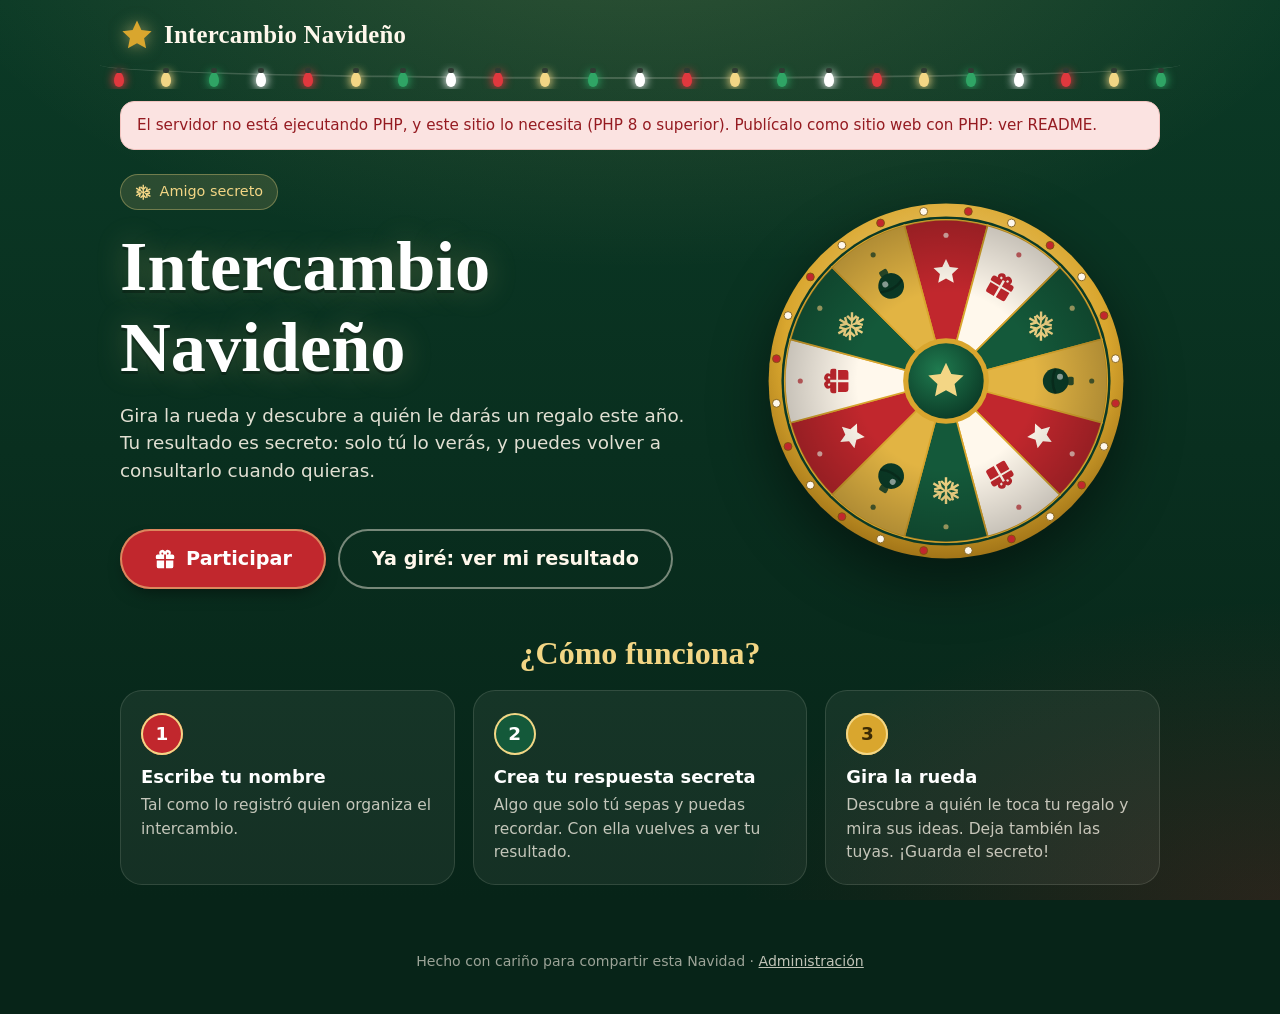
<file: index.html>
<!doctype html>
<html lang="es">
<head>
  <meta charset="utf-8">
  <meta name="viewport" content="width=device-width, initial-scale=1, viewport-fit=cover">
  <meta http-equiv="Content-Security-Policy" content="default-src 'self'; script-src 'self'; style-src 'self' https://fonts.googleapis.com; font-src https://fonts.gstatic.com; img-src 'self' data:; connect-src 'self'; base-uri 'self'; form-action 'self'; object-src 'none'">
  <meta name="theme-color" content="#0b3a26">
  <meta name="description" content="Gira la rueda y descubre a quién le darás un regalo en el intercambio navideño.">
  <title>Intercambio Navideño</title>
  <link rel="icon" href="assets/favicon.svg" type="image/svg+xml">
  <link rel="preconnect" href="https://fonts.googleapis.com">
  <link rel="preconnect" href="https://fonts.gstatic.com" crossorigin>
  <link rel="stylesheet" href="https://fonts.googleapis.com/css2?family=Fredoka:wght@400;500;600;700&family=Mountains+of+Christmas:wght@700&display=swap">
  <link rel="stylesheet" href="assets/styles.css">
  <script type="module" src="assets/app.js"></script>
</head>
<body>
  <!-- Íconos -->
  <svg width="0" height="0" class="sr-only" aria-hidden="true">
    <symbol id="i-star" viewBox="0 0 24 24"><path d="M12 1.8l3.1 6.6 7.2.9-5.3 5 1.4 7.1L12 17.9l-6.4 3.5L7 14.3l-5.3-5 7.2-.9z"/></symbol>
    <symbol id="i-gift" viewBox="0 0 24 24"><path d="M20 7h-2.2A3 3 0 0 0 12 3.8 3 3 0 0 0 6.2 7H4a2 2 0 0 0-2 2v2a1 1 0 0 0 1 1h8V7h2v5h8a1 1 0 0 0 1-1V9a2 2 0 0 0-2-2zM9 7a1 1 0 1 1 1-1v1zm5 0V6a1 1 0 1 1 1 1zM3 13.5V20a2 2 0 0 0 2 2h6v-8.5zm10 8.5h6a2 2 0 0 0 2-2v-6.5h-8z"/></symbol>
    <symbol id="i-calendar" viewBox="0 0 24 24"><path d="M7 2a1 1 0 0 1 1 1v1h8V3a1 1 0 1 1 2 0v1h1a3 3 0 0 1 3 3v12a3 3 0 0 1-3 3H5a3 3 0 0 1-3-3V7a3 3 0 0 1 3-3h1V3a1 1 0 0 1 1-1zM4 10v9a1 1 0 0 0 1 1h14a1 1 0 0 0 1-1v-9zm3 3h3v3H7z"/></symbol>
    <symbol id="i-pin" viewBox="0 0 24 24"><path d="M12 2a7 7 0 0 0-7 7c0 5.2 7 13 7 13s7-7.8 7-13a7 7 0 0 0-7-7zm0 9.5A2.5 2.5 0 1 1 12 6.5a2.5 2.5 0 0 1 0 5z"/></symbol>
    <symbol id="i-tag" viewBox="0 0 24 24"><path d="M21.4 11.6l-9-9A2 2 0 0 0 11 2H4a2 2 0 0 0-2 2v7a2 2 0 0 0 .6 1.4l9 9a2 2 0 0 0 2.8 0l7-7a2 2 0 0 0 0-2.8zM6.5 8A1.5 1.5 0 1 1 8 6.5 1.5 1.5 0 0 1 6.5 8z"/></symbol>
    <symbol id="i-lock" viewBox="0 0 24 24"><path d="M12 2a5 5 0 0 0-5 5v3H6a2 2 0 0 0-2 2v8a2 2 0 0 0 2 2h12a2 2 0 0 0 2-2v-8a2 2 0 0 0-2-2h-1V7a5 5 0 0 0-5-5zm-3 8V7a3 3 0 0 1 6 0v3zm3 4a2 2 0 0 1 1 3.7V19h-2v-1.3A2 2 0 0 1 12 14z"/></symbol>
    <symbol id="i-info" viewBox="0 0 24 24"><path d="M12 2a10 10 0 1 0 0 20 10 10 0 0 0 0-20zm1 15h-2v-6h2zm0-8h-2V7h2z"/></symbol>
    <symbol id="i-snow" viewBox="0 0 24 24"><path d="M11 1h2v4.6l2.3-2.3 1.4 1.4L13 8.4v2.9l2.5-1.5 1.3-5 1.9.5-.8 3.1 4-2.3 1 1.7-4 2.3 3.1.8-.5 1.9-5-1.3L14 12l2.5 1.5 5-1.3.5 1.9-3.1.8 4 2.3-1 1.7-4-2.3.8 3.1-1.9.5-1.3-5L13 12.7v2.9l3.7 3.7-1.4 1.4-2.3-2.3V23h-2v-4.6l-2.3 2.3-1.4-1.4 3.7-3.7v-2.9l-2.5 1.5-1.3 5-1.9-.5.8-3.1-4 2.3-1-1.7 4-2.3-3.1-.8.5-1.9 5 1.3L10 12l-2.5-1.5-5 1.3L2 9.9l3.1-.8-4-2.3 1-1.7 4 2.3-.8-3.1 1.9-.5 1.3 5L11 11.3V8.4L7.3 4.7l1.4-1.4L11 5.6z"/></symbol>
  </svg>

  <div class="snow" aria-hidden="true"></div>

  <header class="topbar">
    <a class="brand" href="#/">
      <svg class="brand-star" aria-hidden="true"><use href="#i-star"/></svg>
      <span class="brand-name" data-bind="title">Intercambio Navideño</span>
    </a>
    <div class="who" id="who" hidden>
      <span class="who-greet">Hola, <b data-bind="me-name"></b></span>
      <button class="link-btn" type="button" data-action="leave">Salir</button>
    </div>
  </header>
  <div class="lights" aria-hidden="true"></div>

  <main id="main">
    <!-- ================================================================ INICIO -->
    <section class="view" data-view="inicio" aria-labelledby="t-inicio">
      <div class="welcome-back" id="welcome-back" hidden>
        <span>¡Hola de nuevo, <b data-bind="me-name"></b>! Tu sesión sigue abierta.</span>
        <a class="btn btn-gold btn-sm" href="#/rueda" id="welcome-go">Continuar</a>
      </div>

      <div class="hero">
        <div>
          <span class="hero-kicker"><svg class="icon"><use href="#i-snow"/></svg> Amigo secreto</span>
          <h1 id="t-inicio" data-bind="title">Intercambio Navideño</h1>
          <p class="hero-text">Gira la rueda y descubre a quién le darás un regalo este año.
            Tu resultado es secreto: solo tú lo verás, y puedes volver a consultarlo cuando quieras.</p>

          <ul class="chips" id="hero-chips"></ul>
          <p class="hero-message" id="hero-message" hidden></p>

          <div class="actions">
            <a class="btn btn-big" href="#/entrar"><svg class="icon"><use href="#i-gift"/></svg> Participar</a>
            <a class="btn btn-ghost btn-big" href="#/recuperar">Ya giré: ver mi resultado</a>
          </div>
        </div>
        <div class="hero-art" aria-hidden="true">
          <svg class="mini-wheel" id="mini-wheel" viewBox="-210 -210 420 420"></svg>
        </div>
      </div>

      <h2 class="section-title">¿Cómo funciona?</h2>
      <ol class="steps">
        <li class="step">
          <span class="step-num">1</span>
          <h3>Escribe tu nombre</h3>
          <p>Tal como lo registró quien organiza el intercambio.</p>
        </li>
        <li class="step">
          <span class="step-num">2</span>
          <h3>Crea tu respuesta secreta</h3>
          <p>Algo que solo tú sepas y puedas recordar. Con ella vuelves a ver tu resultado.</p>
        </li>
        <li class="step">
          <span class="step-num">3</span>
          <h3>Gira la rueda</h3>
          <p>Descubre a quién le toca tu regalo y mira sus ideas. Deja también las tuyas. ¡Guarda el secreto!</p>
        </li>
      </ol>
    </section>

    <!-- ================================================================ ENTRAR -->
    <section class="view" data-view="entrar" hidden aria-labelledby="t-entrar">
      <div class="card narrow">
        <span class="eyebrow"><svg class="icon"><use href="#i-gift"/></svg> Participar</span>
        <h2 id="t-entrar">Entra al intercambio</h2>
        <p class="lead">Escribe tu nombre y una respuesta secreta. La primera vez la guardamos;
          después te servirá para volver a ver tu resultado.</p>

        <form class="form" id="enter-form" novalidate>
          <div class="field">
            <label for="enter-name">Tu nombre</label>
            <input type="text" id="enter-name" name="name" autocomplete="off" autocapitalize="words" maxlength="60" required>
          </div>
          <div class="field">
            <label for="enter-secret">Tu respuesta secreta</label>
            <div class="input-row">
              <input type="password" id="enter-secret" name="secret" autocomplete="off" maxlength="100" required>
              <button type="button" class="reveal-toggle" data-toggle="enter-secret">Mostrar</button>
            </div>
            <span class="hint">Por ejemplo: tu postre favorito o el nombre de tu primera mascota.
              No importan mayúsculas ni acentos.</span>
          </div>

          <div class="notice gold" id="enter-confirm-note" hidden>
            <svg class="icon"><use href="#i-star"/></svg>
            <span>¡Hola, <b id="enter-confirm-name"></b>! Es tu primera vez. Escribe tu respuesta secreta otra vez para guardarla.</span>
          </div>
          <div class="field" id="enter-confirm-field" hidden>
            <label for="enter-confirm">Confirma tu respuesta secreta</label>
            <input type="password" id="enter-confirm" name="confirm" autocomplete="off" maxlength="100">
          </div>

          <div class="notice error" id="enter-error" role="alert"></div>
          <button class="btn btn-big btn-block" type="submit" id="enter-submit">Entrar</button>
          <p class="muted">¿Ya giraste la rueda? <a href="#/recuperar" class="link-green">Consulta tu resultado</a>.</p>
        </form>
      </div>
    </section>

    <!-- ================================================================ RUEDA -->
    <section class="view wheel-page" data-view="rueda" hidden aria-labelledby="t-rueda">
      <h1 id="t-rueda">¡Hola, <span data-bind="me-name"></span>!</h1>
      <p class="sub" id="wheel-sub">Gira la rueda para descubrir a quién le darás un regalo.
        El nombre aparecerá cuando se detenga.</p>

      <div class="card wheel-closed" id="wheel-closed" hidden>
        <span class="eyebrow"><svg class="icon"><use href="#i-info"/></svg> Un momento</span>
        <h2>El sorteo aún no empieza</h2>
        <p class="lead">Ya quedaste registrado. Cuando quien organiza abra el sorteo, vuelve aquí y gira la rueda.</p>
        <div class="actions">
          <button class="btn btn-green" type="button" id="wheel-recheck">Volver a revisar</button>
          <a class="btn btn-ghost" href="#/">Ir al inicio</a>
        </div>
      </div>

      <div class="wheel-stage" id="wheel-stage">
        <div class="wheel-glow"></div>
        <svg class="wheel-svg" id="wheel" viewBox="-215 -235 430 450" role="img" aria-label="Rueda del intercambio"></svg>
      </div>
      <button class="btn btn-gold btn-big" type="button" id="spin-btn">
        <svg class="icon"><use href="#i-star"/></svg> ¡Girar la rueda!
      </button>
      <p class="wheel-status" id="wheel-status" role="status" aria-live="polite"></p>
      <div class="wishes-slot"></div>
    </section>

    <!-- ================================================================ RESULTADO -->
    <section class="view" data-view="resultado" hidden aria-labelledby="t-resultado">
      <div class="card result-card" id="result-card">
        <svg class="gift-badge" viewBox="0 0 100 100" aria-hidden="true">
          <rect x="14" y="40" width="72" height="52" rx="6" fill="#c1272d"/>
          <rect x="8" y="28" width="84" height="18" rx="5" fill="#d8343a"/>
          <rect x="44" y="28" width="12" height="64" fill="#f3d685"/>
          <path d="M50 28c-6-14-24-18-24-6 0 7 12 7 24 6zm0 0c6-14 24-18 24-6 0 7-12 7-24 6z" fill="#d9a62e"/>
          <circle cx="50" cy="28" r="5" fill="#a87a12"/>
        </svg>
        <p class="result-label" id="t-resultado"><span data-bind="me-name"></span>, tu amigo secreto es…</p>
        <p class="result-name" id="result-name"></p>

        <div class="ideas" id="receiver-ideas">
          <h3><svg class="icon"><use href="#i-gift"/></svg><span>Ideas de regalo de <span id="receiver-ideas-name"></span></span></h3>
          <ul class="ideas-list" id="receiver-ideas-list"></ul>
          <p class="muted" id="receiver-ideas-empty">Todavía no ha escrito ideas. Vuelve a consultar más tarde:
            aquí aparecerán en cuanto las agregue.</p>
        </div>

        <ul class="chips" id="result-chips"></ul>
        <div class="notice gold">
          <svg class="icon"><use href="#i-lock"/></svg>
          <span>Es un secreto: no se lo cuentes a nadie. Si lo olvidas, vuelve a esta página con tu nombre y tu respuesta secreta.</span>
        </div>
        <div class="actions">
          <button class="btn" type="button" data-action="leave">Listo, cerrar sesión</button>
          <a class="btn btn-ghost" href="#/">Ir al inicio</a>
        </div>
      </div>
      <div class="wishes-slot"></div>
    </section>

    <!-- ================================================================ RECUPERAR -->
    <section class="view" data-view="recuperar" hidden aria-labelledby="t-recuperar">
      <div class="card narrow">
        <span class="eyebrow"><svg class="icon"><use href="#i-lock"/></svg> Consultar resultado</span>
        <h2 id="t-recuperar">Vuelve a ver a quién le regalas</h2>
        <p class="lead">Escribe tu nombre y la respuesta secreta que creaste. No se vuelve a girar la rueda:
          verás el mismo resultado de antes.</p>

        <form class="form" id="recover-form" novalidate>
          <div class="field">
            <label for="recover-name">Tu nombre</label>
            <input type="text" id="recover-name" name="name" autocomplete="off" autocapitalize="words" maxlength="60" required>
          </div>
          <div class="field">
            <label for="recover-secret">Tu respuesta secreta</label>
            <div class="input-row">
              <input type="password" id="recover-secret" name="secret" autocomplete="off" maxlength="100" required>
              <button type="button" class="reveal-toggle" data-toggle="recover-secret">Mostrar</button>
            </div>
          </div>
          <div class="notice error" id="recover-error" role="alert"></div>
          <button class="btn btn-green btn-big btn-block" type="submit" id="recover-submit">Ver mi resultado</button>
          <p class="muted">¿Olvidaste tu respuesta? Pide a quien organiza que restablezca tu acceso.</p>
        </form>
      </div>
    </section>
  </main>

  <!-- Tarjeta "Tus ideas de regalo": se muestra dentro de la rueda o del resultado -->
  <div class="card wishes-card" id="my-wishes" hidden>
    <span class="eyebrow"><svg class="icon"><use href="#i-gift"/></svg> Tu lista de deseos</span>
    <h2>Tus ideas de regalo</h2>
    <p class="lead">Escribe algunas ideas de lo que te gustaría recibir, una por renglón.
      Solo las verá la persona que te regala.</p>
    <form class="form" id="wishes-form" novalidate>
      <div class="field">
        <label for="wishes-text" class="sr-only">Tus ideas de regalo</label>
        <textarea id="wishes-text" maxlength="800" rows="4" placeholder="Un libro de misterio&#10;Una taza grande para café&#10;Talla M en playeras"></textarea>
        <span class="hint">Puedes cambiarlas cuando quieras. Si pegas un enlace de una tienda, se podrá abrir.</span>
      </div>
      <div class="notice error" id="wishes-error" role="alert"></div>
      <div class="actions">
        <button class="btn btn-green" type="submit" id="wishes-submit">Guardar mis ideas</button>
      </div>
    </form>
  </div>

  <footer class="footer">
    <p>Hecho con cariño para compartir esta Navidad · <a href="admin.html">Administración</a></p>
  </footer>
</body>
</html>
</file>
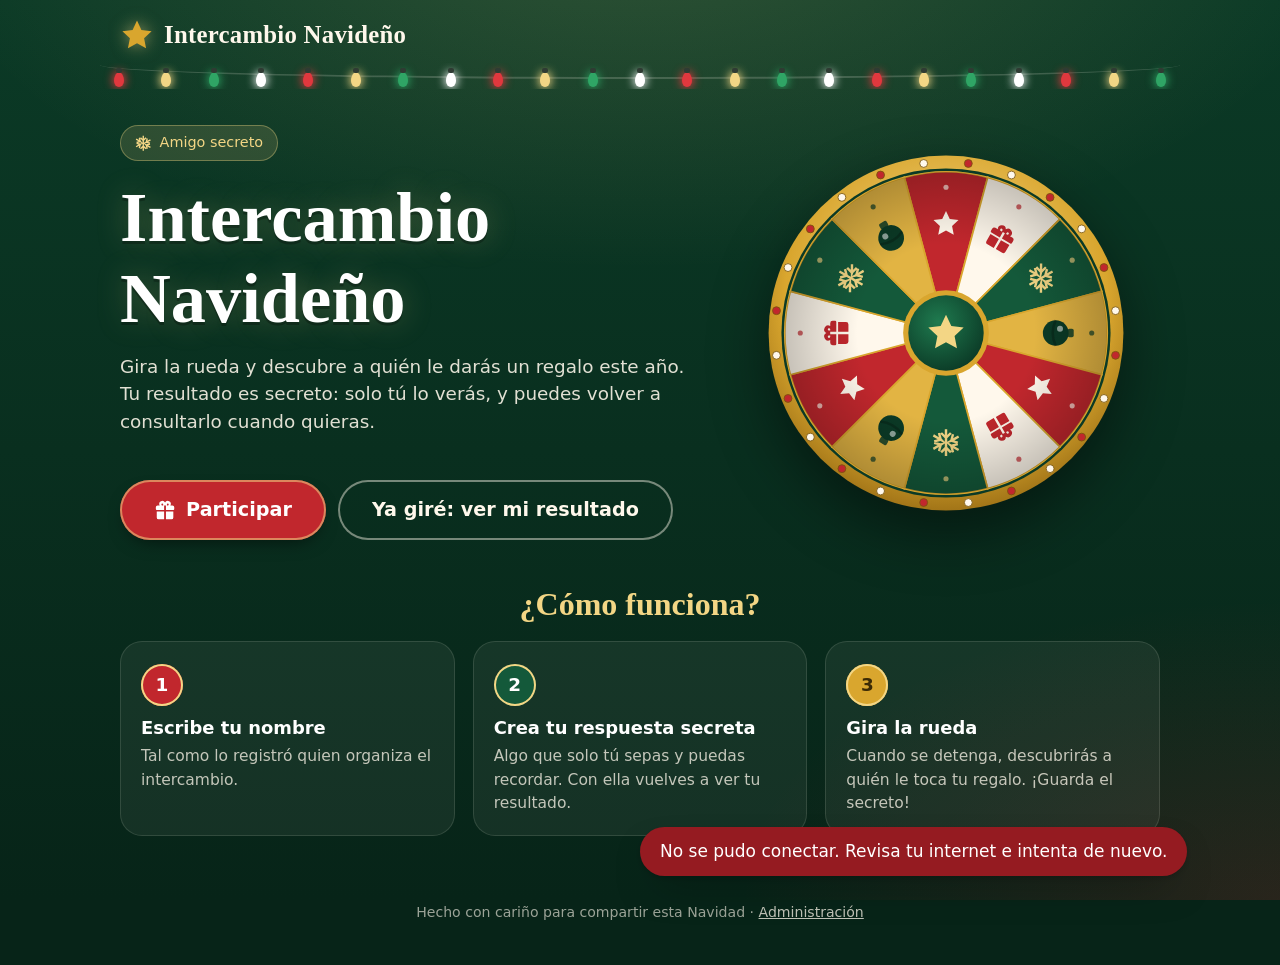
<file: public/index.html>
<!doctype html>
<html lang="es">
<head>
  <meta charset="utf-8">
  <meta name="viewport" content="width=device-width, initial-scale=1, viewport-fit=cover">
  <meta http-equiv="Content-Security-Policy" content="default-src 'self'; script-src 'self'; style-src 'self' https://fonts.googleapis.com; font-src https://fonts.gstatic.com; img-src 'self' data:; connect-src 'self'; base-uri 'self'; form-action 'self'; object-src 'none'">
  <meta name="theme-color" content="#0b3a26">
  <meta name="description" content="Gira la rueda y descubre a quién le darás un regalo en el intercambio navideño.">
  <title>Intercambio Navideño</title>
  <link rel="icon" href="assets/favicon.svg" type="image/svg+xml">
  <link rel="preconnect" href="https://fonts.googleapis.com">
  <link rel="preconnect" href="https://fonts.gstatic.com" crossorigin>
  <link rel="stylesheet" href="https://fonts.googleapis.com/css2?family=Fredoka:wght@400;500;600;700&family=Mountains+of+Christmas:wght@700&display=swap">
  <link rel="stylesheet" href="assets/styles.css">
  <script type="module" src="assets/app.js"></script>
</head>
<body>
  <!-- Íconos -->
  <svg width="0" height="0" class="sr-only" aria-hidden="true">
    <symbol id="i-star" viewBox="0 0 24 24"><path d="M12 1.8l3.1 6.6 7.2.9-5.3 5 1.4 7.1L12 17.9l-6.4 3.5L7 14.3l-5.3-5 7.2-.9z"/></symbol>
    <symbol id="i-gift" viewBox="0 0 24 24"><path d="M20 7h-2.2A3 3 0 0 0 12 3.8 3 3 0 0 0 6.2 7H4a2 2 0 0 0-2 2v2a1 1 0 0 0 1 1h8V7h2v5h8a1 1 0 0 0 1-1V9a2 2 0 0 0-2-2zM9 7a1 1 0 1 1 1-1v1zm5 0V6a1 1 0 1 1 1 1zM3 13.5V20a2 2 0 0 0 2 2h6v-8.5zm10 8.5h6a2 2 0 0 0 2-2v-6.5h-8z"/></symbol>
    <symbol id="i-calendar" viewBox="0 0 24 24"><path d="M7 2a1 1 0 0 1 1 1v1h8V3a1 1 0 1 1 2 0v1h1a3 3 0 0 1 3 3v12a3 3 0 0 1-3 3H5a3 3 0 0 1-3-3V7a3 3 0 0 1 3-3h1V3a1 1 0 0 1 1-1zM4 10v9a1 1 0 0 0 1 1h14a1 1 0 0 0 1-1v-9zm3 3h3v3H7z"/></symbol>
    <symbol id="i-pin" viewBox="0 0 24 24"><path d="M12 2a7 7 0 0 0-7 7c0 5.2 7 13 7 13s7-7.8 7-13a7 7 0 0 0-7-7zm0 9.5A2.5 2.5 0 1 1 12 6.5a2.5 2.5 0 0 1 0 5z"/></symbol>
    <symbol id="i-tag" viewBox="0 0 24 24"><path d="M21.4 11.6l-9-9A2 2 0 0 0 11 2H4a2 2 0 0 0-2 2v7a2 2 0 0 0 .6 1.4l9 9a2 2 0 0 0 2.8 0l7-7a2 2 0 0 0 0-2.8zM6.5 8A1.5 1.5 0 1 1 8 6.5 1.5 1.5 0 0 1 6.5 8z"/></symbol>
    <symbol id="i-lock" viewBox="0 0 24 24"><path d="M12 2a5 5 0 0 0-5 5v3H6a2 2 0 0 0-2 2v8a2 2 0 0 0 2 2h12a2 2 0 0 0 2-2v-8a2 2 0 0 0-2-2h-1V7a5 5 0 0 0-5-5zm-3 8V7a3 3 0 0 1 6 0v3zm3 4a2 2 0 0 1 1 3.7V19h-2v-1.3A2 2 0 0 1 12 14z"/></symbol>
    <symbol id="i-info" viewBox="0 0 24 24"><path d="M12 2a10 10 0 1 0 0 20 10 10 0 0 0 0-20zm1 15h-2v-6h2zm0-8h-2V7h2z"/></symbol>
    <symbol id="i-snow" viewBox="0 0 24 24"><path d="M11 1h2v4.6l2.3-2.3 1.4 1.4L13 8.4v2.9l2.5-1.5 1.3-5 1.9.5-.8 3.1 4-2.3 1 1.7-4 2.3 3.1.8-.5 1.9-5-1.3L14 12l2.5 1.5 5-1.3.5 1.9-3.1.8 4 2.3-1 1.7-4-2.3.8 3.1-1.9.5-1.3-5L13 12.7v2.9l3.7 3.7-1.4 1.4-2.3-2.3V23h-2v-4.6l-2.3 2.3-1.4-1.4 3.7-3.7v-2.9l-2.5 1.5-1.3 5-1.9-.5.8-3.1-4 2.3-1-1.7 4-2.3-3.1-.8.5-1.9 5 1.3L10 12l-2.5-1.5-5 1.3L2 9.9l3.1-.8-4-2.3 1-1.7 4 2.3-.8-3.1 1.9-.5 1.3 5L11 11.3V8.4L7.3 4.7l1.4-1.4L11 5.6z"/></symbol>
  </svg>

  <div class="snow" aria-hidden="true"></div>

  <header class="topbar">
    <a class="brand" href="#/">
      <svg class="brand-star" aria-hidden="true"><use href="#i-star"/></svg>
      <span class="brand-name" data-bind="title">Intercambio Navideño</span>
    </a>
    <div class="who" id="who" hidden>
      <span class="who-greet">Hola, <b data-bind="me-name"></b></span>
      <button class="link-btn" type="button" data-action="leave">Salir</button>
    </div>
  </header>
  <div class="lights" aria-hidden="true"></div>

  <main id="main">
    <!-- ================================================================ INICIO -->
    <section class="view" data-view="inicio" aria-labelledby="t-inicio">
      <div class="welcome-back" id="welcome-back" hidden>
        <span>¡Hola de nuevo, <b data-bind="me-name"></b>! Tu sesión sigue abierta.</span>
        <a class="btn btn-gold btn-sm" href="#/rueda" id="welcome-go">Continuar</a>
      </div>

      <div class="hero">
        <div>
          <span class="hero-kicker"><svg class="icon"><use href="#i-snow"/></svg> Amigo secreto</span>
          <h1 id="t-inicio" data-bind="title">Intercambio Navideño</h1>
          <p class="hero-text">Gira la rueda y descubre a quién le darás un regalo este año.
            Tu resultado es secreto: solo tú lo verás, y puedes volver a consultarlo cuando quieras.</p>

          <ul class="chips" id="hero-chips"></ul>
          <p class="hero-message" id="hero-message" hidden></p>

          <div class="actions">
            <a class="btn btn-big" href="#/entrar"><svg class="icon"><use href="#i-gift"/></svg> Participar</a>
            <a class="btn btn-ghost btn-big" href="#/recuperar">Ya giré: ver mi resultado</a>
          </div>
        </div>
        <div class="hero-art" aria-hidden="true">
          <svg class="mini-wheel" id="mini-wheel" viewBox="-210 -210 420 420"></svg>
        </div>
      </div>

      <h2 class="section-title">¿Cómo funciona?</h2>
      <ol class="steps">
        <li class="step">
          <span class="step-num">1</span>
          <h3>Escribe tu nombre</h3>
          <p>Tal como lo registró quien organiza el intercambio.</p>
        </li>
        <li class="step">
          <span class="step-num">2</span>
          <h3>Crea tu respuesta secreta</h3>
          <p>Algo que solo tú sepas y puedas recordar. Con ella vuelves a ver tu resultado.</p>
        </li>
        <li class="step">
          <span class="step-num">3</span>
          <h3>Gira la rueda</h3>
          <p>Cuando se detenga, descubrirás a quién le toca tu regalo. ¡Guarda el secreto!</p>
        </li>
      </ol>
    </section>

    <!-- ================================================================ ENTRAR -->
    <section class="view" data-view="entrar" hidden aria-labelledby="t-entrar">
      <div class="card narrow">
        <span class="eyebrow"><svg class="icon"><use href="#i-gift"/></svg> Participar</span>
        <h2 id="t-entrar">Entra al intercambio</h2>
        <p class="lead">Escribe tu nombre y una respuesta secreta. La primera vez la guardamos;
          después te servirá para volver a ver tu resultado.</p>

        <form class="form" id="enter-form" novalidate>
          <div class="field">
            <label for="enter-name">Tu nombre</label>
            <input type="text" id="enter-name" name="name" autocomplete="off" autocapitalize="words" maxlength="60" required>
          </div>
          <div class="field">
            <label for="enter-secret">Tu respuesta secreta</label>
            <div class="input-row">
              <input type="password" id="enter-secret" name="secret" autocomplete="off" maxlength="100" required>
              <button type="button" class="reveal-toggle" data-toggle="enter-secret">Mostrar</button>
            </div>
            <span class="hint">Por ejemplo: tu postre favorito o el nombre de tu primera mascota.
              No importan mayúsculas ni acentos.</span>
          </div>

          <div class="notice gold" id="enter-confirm-note" hidden>
            <svg class="icon"><use href="#i-star"/></svg>
            <span>¡Hola, <b id="enter-confirm-name"></b>! Es tu primera vez. Escribe tu respuesta secreta otra vez para guardarla.</span>
          </div>
          <div class="field" id="enter-confirm-field" hidden>
            <label for="enter-confirm">Confirma tu respuesta secreta</label>
            <input type="password" id="enter-confirm" name="confirm" autocomplete="off" maxlength="100">
          </div>

          <div class="notice error" id="enter-error" role="alert"></div>
          <button class="btn btn-big btn-block" type="submit" id="enter-submit">Entrar</button>
          <p class="muted">¿Ya giraste la rueda? <a href="#/recuperar" class="link-green">Consulta tu resultado</a>.</p>
        </form>
      </div>
    </section>

    <!-- ================================================================ RUEDA -->
    <section class="view wheel-page" data-view="rueda" hidden aria-labelledby="t-rueda">
      <h1 id="t-rueda">¡Hola, <span data-bind="me-name"></span>!</h1>
      <p class="sub" id="wheel-sub">Gira la rueda para descubrir a quién le darás un regalo.
        El nombre aparecerá cuando se detenga.</p>

      <div class="card wheel-closed" id="wheel-closed" hidden>
        <span class="eyebrow"><svg class="icon"><use href="#i-info"/></svg> Un momento</span>
        <h2>El sorteo aún no empieza</h2>
        <p class="lead">Ya quedaste registrado. Cuando quien organiza abra el sorteo, vuelve aquí y gira la rueda.</p>
        <div class="actions">
          <button class="btn btn-green" type="button" id="wheel-recheck">Volver a revisar</button>
          <a class="btn btn-ghost" href="#/">Ir al inicio</a>
        </div>
      </div>

      <div class="wheel-stage" id="wheel-stage">
        <div class="wheel-glow"></div>
        <svg class="wheel-svg" id="wheel" viewBox="-215 -235 430 450" role="img" aria-label="Rueda del intercambio"></svg>
      </div>
      <button class="btn btn-gold btn-big" type="button" id="spin-btn">
        <svg class="icon"><use href="#i-star"/></svg> ¡Girar la rueda!
      </button>
      <p class="wheel-status" id="wheel-status" role="status" aria-live="polite"></p>
    </section>

    <!-- ================================================================ RESULTADO -->
    <section class="view" data-view="resultado" hidden aria-labelledby="t-resultado">
      <div class="card result-card" id="result-card">
        <svg class="gift-badge" viewBox="0 0 100 100" aria-hidden="true">
          <rect x="14" y="40" width="72" height="52" rx="6" fill="#c1272d"/>
          <rect x="8" y="28" width="84" height="18" rx="5" fill="#d8343a"/>
          <rect x="44" y="28" width="12" height="64" fill="#f3d685"/>
          <path d="M50 28c-6-14-24-18-24-6 0 7 12 7 24 6zm0 0c6-14 24-18 24-6 0 7-12 7-24 6z" fill="#d9a62e"/>
          <circle cx="50" cy="28" r="5" fill="#a87a12"/>
        </svg>
        <p class="result-label" id="t-resultado"><span data-bind="me-name"></span>, tu amigo secreto es…</p>
        <p class="result-name" id="result-name"></p>
        <ul class="chips" id="result-chips"></ul>
        <div class="notice gold">
          <svg class="icon"><use href="#i-lock"/></svg>
          <span>Es un secreto: no se lo cuentes a nadie. Si lo olvidas, vuelve a esta página con tu nombre y tu respuesta secreta.</span>
        </div>
        <div class="actions">
          <button class="btn" type="button" data-action="leave">Listo, cerrar sesión</button>
          <a class="btn btn-ghost" href="#/">Ir al inicio</a>
        </div>
      </div>
    </section>

    <!-- ================================================================ RECUPERAR -->
    <section class="view" data-view="recuperar" hidden aria-labelledby="t-recuperar">
      <div class="card narrow">
        <span class="eyebrow"><svg class="icon"><use href="#i-lock"/></svg> Consultar resultado</span>
        <h2 id="t-recuperar">Vuelve a ver a quién le regalas</h2>
        <p class="lead">Escribe tu nombre y la respuesta secreta que creaste. No se vuelve a girar la rueda:
          verás el mismo resultado de antes.</p>

        <form class="form" id="recover-form" novalidate>
          <div class="field">
            <label for="recover-name">Tu nombre</label>
            <input type="text" id="recover-name" name="name" autocomplete="off" autocapitalize="words" maxlength="60" required>
          </div>
          <div class="field">
            <label for="recover-secret">Tu respuesta secreta</label>
            <div class="input-row">
              <input type="password" id="recover-secret" name="secret" autocomplete="off" maxlength="100" required>
              <button type="button" class="reveal-toggle" data-toggle="recover-secret">Mostrar</button>
            </div>
          </div>
          <div class="notice error" id="recover-error" role="alert"></div>
          <button class="btn btn-green btn-big btn-block" type="submit" id="recover-submit">Ver mi resultado</button>
          <p class="muted">¿Olvidaste tu respuesta? Pide a quien organiza que restablezca tu acceso.</p>
        </form>
      </div>
    </section>
  </main>

  <footer class="footer">
    <p>Hecho con cariño para compartir esta Navidad · <a href="admin.html">Administración</a></p>
  </footer>
</body>
</html>
</file>
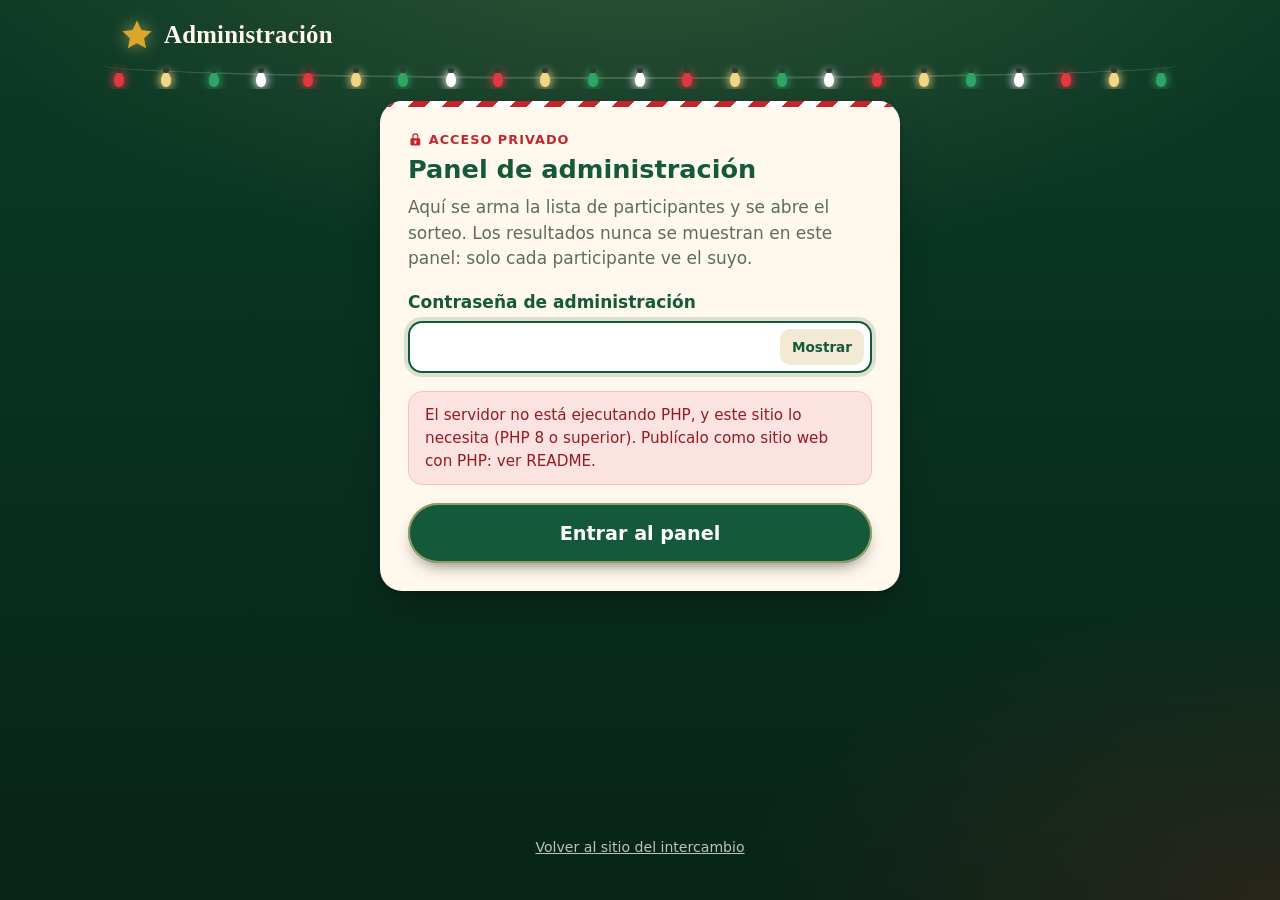
<file: admin.html>
<!doctype html>
<html lang="es">
<head>
  <meta charset="utf-8">
  <meta name="viewport" content="width=device-width, initial-scale=1, viewport-fit=cover">
  <meta http-equiv="Content-Security-Policy" content="default-src 'self'; script-src 'self'; style-src 'self' https://fonts.googleapis.com; font-src https://fonts.gstatic.com; img-src 'self' data:; connect-src 'self'; base-uri 'self'; form-action 'self'; object-src 'none'">
  <meta name="robots" content="noindex, nofollow">
  <meta name="theme-color" content="#0b3a26">
  <title>Administración · Intercambio Navideño</title>
  <link rel="icon" href="assets/favicon.svg" type="image/svg+xml">
  <link rel="preconnect" href="https://fonts.googleapis.com">
  <link rel="preconnect" href="https://fonts.gstatic.com" crossorigin>
  <link rel="stylesheet" href="https://fonts.googleapis.com/css2?family=Fredoka:wght@400;500;600;700&family=Mountains+of+Christmas:wght@700&display=swap">
  <link rel="stylesheet" href="assets/styles.css">
  <script type="module" src="assets/admin.js"></script>
</head>
<body>
  <svg width="0" height="0" class="sr-only" aria-hidden="true">
    <symbol id="i-star" viewBox="0 0 24 24"><path d="M12 1.8l3.1 6.6 7.2.9-5.3 5 1.4 7.1L12 17.9l-6.4 3.5L7 14.3l-5.3-5 7.2-.9z"/></symbol>
    <symbol id="i-lock" viewBox="0 0 24 24"><path d="M12 2a5 5 0 0 0-5 5v3H6a2 2 0 0 0-2 2v8a2 2 0 0 0 2 2h12a2 2 0 0 0 2-2v-8a2 2 0 0 0-2-2h-1V7a5 5 0 0 0-5-5zm-3 8V7a3 3 0 0 1 6 0v3zm3 4a2 2 0 0 1 1 3.7V19h-2v-1.3A2 2 0 0 1 12 14z"/></symbol>
    <symbol id="i-edit" viewBox="0 0 24 24"><path d="M3 17.3V21h3.7L17.8 9.9l-3.7-3.7zM20.7 7a1 1 0 0 0 0-1.4l-2.3-2.3a1 1 0 0 0-1.4 0l-1.8 1.8 3.7 3.7z"/></symbol>
    <symbol id="i-trash" viewBox="0 0 24 24"><path d="M9 3h6l1 1h4v2H4V4h4zm-3 5h12l-1 13H7zm4 2v9h2v-9zm4 0v9h2v-9z"/></symbol>
    <symbol id="i-key" viewBox="0 0 24 24"><path d="M14 2a8 8 0 0 0-7.6 10.5L2 17v5h5v-3h3v-3h2l1.5-1.5A8 8 0 1 0 14 2zm2.5 7A1.5 1.5 0 1 1 18 7.5 1.5 1.5 0 0 1 16.5 9z"/></symbol>
    <symbol id="i-check" viewBox="0 0 24 24"><path d="M9 16.2l-3.5-3.5L4 14.1 9 19 20 8l-1.4-1.4z"/></symbol>
    <symbol id="i-x" viewBox="0 0 24 24"><path d="M18.3 5.7L12 12l6.3 6.3-1.4 1.4L10.6 13.4 4.3 19.7 2.9 18.3 9.2 12 2.9 5.7l1.4-1.4 6.3 6.3 6.3-6.3z"/></symbol>
    <symbol id="i-gift" viewBox="0 0 24 24"><path d="M20 7h-2.2A3 3 0 0 0 12 3.8 3 3 0 0 0 6.2 7H4a2 2 0 0 0-2 2v2a1 1 0 0 0 1 1h8V7h2v5h8a1 1 0 0 0 1-1V9a2 2 0 0 0-2-2zM9 7a1 1 0 1 1 1-1v1zm5 0V6a1 1 0 1 1 1 1zM3 13.5V20a2 2 0 0 0 2 2h6v-8.5zm10 8.5h6a2 2 0 0 0 2-2v-6.5h-8z"/></symbol>
  </svg>

  <div class="snow" aria-hidden="true"></div>

  <header class="topbar">
    <a class="brand" href="index.html">
      <svg class="brand-star" aria-hidden="true"><use href="#i-star"/></svg>
      <span class="brand-name">Administración</span>
    </a>
    <div class="who" id="admin-who" hidden>
      <a href="index.html" target="_blank" rel="noopener">Ver sitio</a>
      <span aria-hidden="true">·</span>
      <button class="link-btn" type="button" id="logout">Cerrar sesión</button>
    </div>
  </header>
  <div class="lights" aria-hidden="true"></div>

  <main>
    <!-- ================================================================ LOGIN -->
    <section class="view" id="login-view" hidden>
      <div class="card narrow">
        <span class="eyebrow"><svg class="icon"><use href="#i-lock"/></svg> Acceso privado</span>
        <h2>Panel de administración</h2>
        <p class="lead">Aquí se arma la lista de participantes y se abre el sorteo. Los resultados
          nunca se muestran en este panel: solo cada participante ve el suyo.</p>
        <div class="notice gold" id="setup-note" hidden>
          <svg class="icon"><use href="#i-key"/></svg>
          <span><b>Primera vez:</b> crea la contraseña del panel. Guárdala bien: con ella entrarás
            después. Hazlo antes de compartir el enlace del sitio.</span>
        </div>
        <form class="form" id="login-form" novalidate>
          <div class="field">
            <label for="login-password" id="login-label">Contraseña de administración</label>
            <div class="input-row">
              <input type="password" id="login-password" autocomplete="current-password" required>
              <button type="button" class="reveal-toggle" data-toggle="login-password">Mostrar</button>
            </div>
            <span class="hint" id="login-hint" hidden>Mínimo 8 caracteres.</span>
          </div>
          <div class="field" id="setup-confirm-field" hidden>
            <label for="setup-confirm">Escríbela otra vez</label>
            <input type="password" id="setup-confirm" autocomplete="new-password">
          </div>
          <div class="notice error" id="login-error" role="alert"></div>
          <button class="btn btn-green btn-big btn-block" type="submit" id="login-submit">Entrar al panel</button>
        </form>
      </div>
    </section>

    <!-- ================================================================ PANEL -->
    <section class="view" id="panel-view" hidden>
      <div class="admin-grid">
        <div class="admin-col">
          <!-- Participantes -->
          <div class="card">
            <span class="eyebrow">Participantes</span>
            <h2>Lista del intercambio</h2>
            <p class="lead" id="list-lead">Agrega a cada persona con el nombre que usará para entrar.</p>

            <form class="form" id="add-form" novalidate>
              <div class="field">
                <label for="add-names">Agregar nombres</label>
                <textarea id="add-names" rows="4" placeholder="Ana López&#10;Carlos Ruiz&#10;María Fernanda"></textarea>
                <span class="hint">Uno por línea (también puedes pegar una lista). No importan mayúsculas ni acentos al entrar.</span>
              </div>
              <div class="notice error" id="add-error" role="alert"></div>
              <button class="btn btn-green" type="submit" id="add-submit">Agregar a la lista</button>
            </form>

            <ul class="plist" id="plist" aria-live="polite"></ul>
          </div>
        </div>

        <div class="admin-col">
          <!-- Sorteo -->
          <div class="card">
            <span class="eyebrow">Sorteo</span>
            <h2>Estado del intercambio</h2>
            <p><span class="badge" id="draw-badge"><span class="dot"></span><span id="draw-badge-text"></span></span></p>
            <div class="stats">
              <div class="stat"><b id="stat-total">0</b><span>Participantes</span></div>
              <div class="stat"><b id="stat-registered">0</b><span>Registrados</span></div>
              <div class="stat"><b id="stat-spun">0</b><span>Ya giraron</span></div>
            </div>
            <p class="muted" id="draw-help"></p>
            <div class="actions">
              <button class="btn btn-gold" type="button" id="draw-start"><svg class="icon"><use href="#i-gift"/></svg> Iniciar sorteo</button>
              <button class="btn btn-ghost" type="button" id="draw-reset" hidden>Reiniciar sorteo</button>
            </div>
          </div>

          <!-- Compartir -->
          <div class="card">
            <span class="eyebrow">Invitar</span>
            <h2>Comparte el enlace</h2>
            <p class="lead">Envía este enlace a los participantes para que entren a girar la rueda.</p>
            <div class="share-row">
              <input type="text" id="share-url" readonly aria-label="Enlace del intercambio">
              <button class="btn btn-sm btn-green" type="button" id="share-copy">Copiar</button>
            </div>
          </div>

          <!-- Datos -->
          <div class="card">
            <span class="eyebrow">Página principal</span>
            <h2>Datos del intercambio</h2>
            <form class="form" id="settings-form" novalidate>
              <div class="field">
                <label for="s-title">Nombre del intercambio</label>
                <input type="text" id="s-title" maxlength="80" placeholder="Intercambio Navideño 2026">
              </div>
              <div class="row-2">
                <div class="field">
                  <label for="s-date">Fecha</label>
                  <input type="date" id="s-date">
                </div>
                <div class="field">
                  <label for="s-budget">Presupuesto</label>
                  <input type="text" id="s-budget" maxlength="40" placeholder="$500 MXN">
                </div>
              </div>
              <div class="field">
                <label for="s-place">Lugar</label>
                <input type="text" id="s-place" maxlength="100" placeholder="Casa de la abuela">
              </div>
              <div class="field">
                <label for="s-message">Mensaje para los participantes</label>
                <textarea id="s-message" maxlength="600" rows="3" placeholder="¡Trae tu regalo envuelto y con el nombre de quien lo recibe!"></textarea>
              </div>
              <button class="btn btn-green" type="submit" id="settings-submit">Guardar cambios</button>
            </form>
          </div>

          <!-- Contraseña -->
          <div class="card" id="password-card">
            <span class="eyebrow">Seguridad</span>
            <h2>Contraseña del panel</h2>
            <form class="form" id="password-form" novalidate>
              <div class="field">
                <label for="pw-current">Contraseña actual</label>
                <input type="password" id="pw-current" autocomplete="current-password">
              </div>
              <div class="row-2">
                <div class="field">
                  <label for="pw-new">Nueva contraseña</label>
                  <input type="password" id="pw-new" autocomplete="new-password">
                </div>
                <div class="field">
                  <label for="pw-confirm">Repítela</label>
                  <input type="password" id="pw-confirm" autocomplete="new-password">
                </div>
              </div>
              <div class="notice error" id="password-error" role="alert"></div>
              <button class="btn btn-ghost" type="submit" id="password-submit">Cambiar contraseña</button>
            </form>
          </div>
        </div>
      </div>
    </section>
  </main>

  <footer class="footer">
    <p><a href="index.html">Volver al sitio del intercambio</a></p>
  </footer>
</body>
</html>
</file>
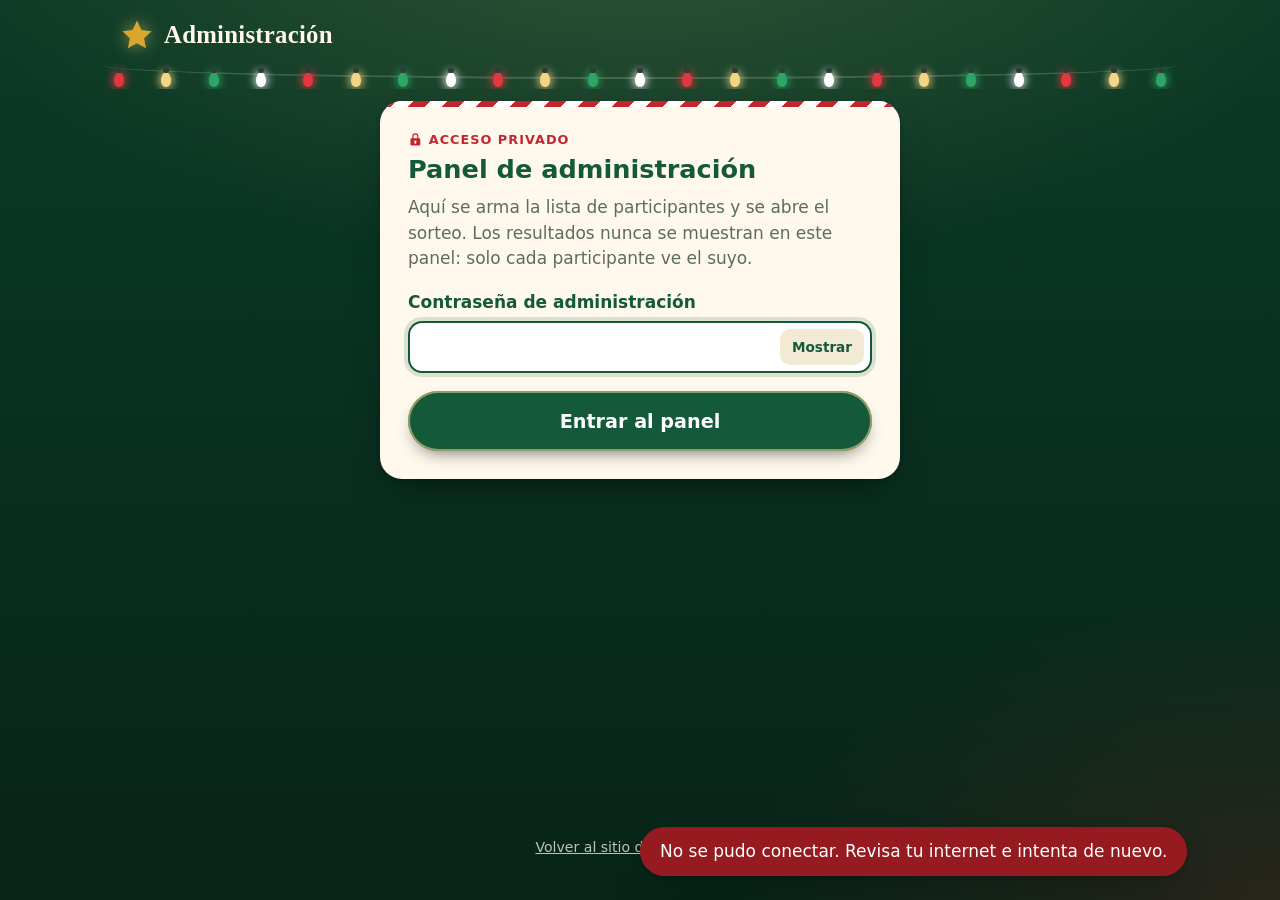
<file: public/admin.html>
<!doctype html>
<html lang="es">
<head>
  <meta charset="utf-8">
  <meta name="viewport" content="width=device-width, initial-scale=1, viewport-fit=cover">
  <meta http-equiv="Content-Security-Policy" content="default-src 'self'; script-src 'self'; style-src 'self' https://fonts.googleapis.com; font-src https://fonts.gstatic.com; img-src 'self' data:; connect-src 'self'; base-uri 'self'; form-action 'self'; object-src 'none'">
  <meta name="robots" content="noindex, nofollow">
  <meta name="theme-color" content="#0b3a26">
  <title>Administración · Intercambio Navideño</title>
  <link rel="icon" href="assets/favicon.svg" type="image/svg+xml">
  <link rel="preconnect" href="https://fonts.googleapis.com">
  <link rel="preconnect" href="https://fonts.gstatic.com" crossorigin>
  <link rel="stylesheet" href="https://fonts.googleapis.com/css2?family=Fredoka:wght@400;500;600;700&family=Mountains+of+Christmas:wght@700&display=swap">
  <link rel="stylesheet" href="assets/styles.css">
  <script type="module" src="assets/admin.js"></script>
</head>
<body>
  <svg width="0" height="0" class="sr-only" aria-hidden="true">
    <symbol id="i-star" viewBox="0 0 24 24"><path d="M12 1.8l3.1 6.6 7.2.9-5.3 5 1.4 7.1L12 17.9l-6.4 3.5L7 14.3l-5.3-5 7.2-.9z"/></symbol>
    <symbol id="i-lock" viewBox="0 0 24 24"><path d="M12 2a5 5 0 0 0-5 5v3H6a2 2 0 0 0-2 2v8a2 2 0 0 0 2 2h12a2 2 0 0 0 2-2v-8a2 2 0 0 0-2-2h-1V7a5 5 0 0 0-5-5zm-3 8V7a3 3 0 0 1 6 0v3zm3 4a2 2 0 0 1 1 3.7V19h-2v-1.3A2 2 0 0 1 12 14z"/></symbol>
    <symbol id="i-edit" viewBox="0 0 24 24"><path d="M3 17.3V21h3.7L17.8 9.9l-3.7-3.7zM20.7 7a1 1 0 0 0 0-1.4l-2.3-2.3a1 1 0 0 0-1.4 0l-1.8 1.8 3.7 3.7z"/></symbol>
    <symbol id="i-trash" viewBox="0 0 24 24"><path d="M9 3h6l1 1h4v2H4V4h4zm-3 5h12l-1 13H7zm4 2v9h2v-9zm4 0v9h2v-9z"/></symbol>
    <symbol id="i-key" viewBox="0 0 24 24"><path d="M14 2a8 8 0 0 0-7.6 10.5L2 17v5h5v-3h3v-3h2l1.5-1.5A8 8 0 1 0 14 2zm2.5 7A1.5 1.5 0 1 1 18 7.5 1.5 1.5 0 0 1 16.5 9z"/></symbol>
    <symbol id="i-check" viewBox="0 0 24 24"><path d="M9 16.2l-3.5-3.5L4 14.1 9 19 20 8l-1.4-1.4z"/></symbol>
    <symbol id="i-x" viewBox="0 0 24 24"><path d="M18.3 5.7L12 12l6.3 6.3-1.4 1.4L10.6 13.4 4.3 19.7 2.9 18.3 9.2 12 2.9 5.7l1.4-1.4 6.3 6.3 6.3-6.3z"/></symbol>
    <symbol id="i-gift" viewBox="0 0 24 24"><path d="M20 7h-2.2A3 3 0 0 0 12 3.8 3 3 0 0 0 6.2 7H4a2 2 0 0 0-2 2v2a1 1 0 0 0 1 1h8V7h2v5h8a1 1 0 0 0 1-1V9a2 2 0 0 0-2-2zM9 7a1 1 0 1 1 1-1v1zm5 0V6a1 1 0 1 1 1 1zM3 13.5V20a2 2 0 0 0 2 2h6v-8.5zm10 8.5h6a2 2 0 0 0 2-2v-6.5h-8z"/></symbol>
  </svg>

  <div class="snow" aria-hidden="true"></div>

  <header class="topbar">
    <a class="brand" href="index.html">
      <svg class="brand-star" aria-hidden="true"><use href="#i-star"/></svg>
      <span class="brand-name">Administración</span>
    </a>
    <div class="who" id="admin-who" hidden>
      <a href="index.html" target="_blank" rel="noopener">Ver sitio</a>
      <span aria-hidden="true">·</span>
      <button class="link-btn" type="button" id="logout">Cerrar sesión</button>
    </div>
  </header>
  <div class="lights" aria-hidden="true"></div>

  <main>
    <!-- ================================================================ LOGIN -->
    <section class="view" id="login-view" hidden>
      <div class="card narrow">
        <span class="eyebrow"><svg class="icon"><use href="#i-lock"/></svg> Acceso privado</span>
        <h2>Panel de administración</h2>
        <p class="lead">Aquí se arma la lista de participantes y se abre el sorteo. Los resultados
          nunca se muestran en este panel: solo cada participante ve el suyo.</p>
        <form class="form" id="login-form" novalidate>
          <div class="field">
            <label for="login-password">Contraseña de administración</label>
            <div class="input-row">
              <input type="password" id="login-password" autocomplete="current-password" required>
              <button type="button" class="reveal-toggle" data-toggle="login-password">Mostrar</button>
            </div>
          </div>
          <div class="notice error" id="login-error" role="alert"></div>
          <button class="btn btn-green btn-big btn-block" type="submit" id="login-submit">Entrar al panel</button>
        </form>
      </div>
    </section>

    <!-- ================================================================ PANEL -->
    <section class="view" id="panel-view" hidden>
      <div class="admin-grid">
        <div class="admin-col">
          <!-- Participantes -->
          <div class="card">
            <span class="eyebrow">Participantes</span>
            <h2>Lista del intercambio</h2>
            <p class="lead" id="list-lead">Agrega a cada persona con el nombre que usará para entrar.</p>

            <form class="form" id="add-form" novalidate>
              <div class="field">
                <label for="add-names">Agregar nombres</label>
                <textarea id="add-names" rows="4" placeholder="Ana López&#10;Carlos Ruiz&#10;María Fernanda"></textarea>
                <span class="hint">Uno por línea (también puedes pegar una lista). No importan mayúsculas ni acentos al entrar.</span>
              </div>
              <div class="notice error" id="add-error" role="alert"></div>
              <button class="btn btn-green" type="submit" id="add-submit">Agregar a la lista</button>
            </form>

            <ul class="plist" id="plist" aria-live="polite"></ul>
          </div>
        </div>

        <div class="admin-col">
          <!-- Sorteo -->
          <div class="card">
            <span class="eyebrow">Sorteo</span>
            <h2>Estado del intercambio</h2>
            <p><span class="badge" id="draw-badge"><span class="dot"></span><span id="draw-badge-text"></span></span></p>
            <div class="stats">
              <div class="stat"><b id="stat-total">0</b><span>Participantes</span></div>
              <div class="stat"><b id="stat-registered">0</b><span>Registrados</span></div>
              <div class="stat"><b id="stat-spun">0</b><span>Ya giraron</span></div>
            </div>
            <p class="muted" id="draw-help"></p>
            <div class="actions">
              <button class="btn btn-gold" type="button" id="draw-start"><svg class="icon"><use href="#i-gift"/></svg> Iniciar sorteo</button>
              <button class="btn btn-ghost" type="button" id="draw-reset" hidden>Reiniciar sorteo</button>
            </div>
          </div>

          <!-- Compartir -->
          <div class="card">
            <span class="eyebrow">Invitar</span>
            <h2>Comparte el enlace</h2>
            <p class="lead">Envía este enlace a los participantes para que entren a girar la rueda.</p>
            <div class="share-row">
              <input type="text" id="share-url" readonly aria-label="Enlace del intercambio">
              <button class="btn btn-sm btn-green" type="button" id="share-copy">Copiar</button>
            </div>
          </div>

          <!-- Datos -->
          <div class="card">
            <span class="eyebrow">Página principal</span>
            <h2>Datos del intercambio</h2>
            <form class="form" id="settings-form" novalidate>
              <div class="field">
                <label for="s-title">Nombre del intercambio</label>
                <input type="text" id="s-title" maxlength="80" placeholder="Intercambio Navideño 2026">
              </div>
              <div class="row-2">
                <div class="field">
                  <label for="s-date">Fecha</label>
                  <input type="date" id="s-date">
                </div>
                <div class="field">
                  <label for="s-budget">Presupuesto</label>
                  <input type="text" id="s-budget" maxlength="40" placeholder="$500 MXN">
                </div>
              </div>
              <div class="field">
                <label for="s-place">Lugar</label>
                <input type="text" id="s-place" maxlength="100" placeholder="Casa de la abuela">
              </div>
              <div class="field">
                <label for="s-message">Mensaje para los participantes</label>
                <textarea id="s-message" maxlength="600" rows="3" placeholder="¡Trae tu regalo envuelto y con el nombre de quien lo recibe!"></textarea>
              </div>
              <button class="btn btn-green" type="submit" id="settings-submit">Guardar cambios</button>
            </form>
          </div>
        </div>
      </div>
    </section>
  </main>

  <footer class="footer">
    <p><a href="index.html">Volver al sitio del intercambio</a></p>
  </footer>
</body>
</html>
</file>
<file: assets/styles.css>
/* Intercambio Navideño · estilos */

:root {
  --red: #c1272d;
  --red-dark: #951b21;
  --red-soft: #fbe3e1;
  --pine: #14593a;
  --pine-deep: #0b3a26;
  --pine-night: #072418;
  --gold: #d9a62e;
  --gold-light: #f3d685;
  --gold-dark: #a87a12;
  --cream: #fff8ec;
  --white: #ffffff;
  --ink: #1f2a24;
  --muted: #5d6b63;
  --line: #ecdfc6;
  --ok: #1d7a4a;

  --radius: 22px;
  --radius-sm: 14px;
  --shadow: 0 18px 40px -18px rgba(0, 0, 0, 0.55), 0 2px 6px rgba(0, 0, 0, 0.18);
  --font: "Fredoka", "Nunito", system-ui, -apple-system, "Segoe UI", Roboto, sans-serif;
  --font-display: "Mountains of Christmas", "Fredoka", Georgia, serif;
  color-scheme: dark;
}

*,
*::before,
*::after {
  box-sizing: border-box;
}

html {
  -webkit-text-size-adjust: 100%;
}

body {
  margin: 0;
  min-height: 100vh;
  min-height: 100dvh;
  display: flex;
  flex-direction: column;
  font-family: var(--font);
  font-size: 17px;
  line-height: 1.5;
  color: var(--cream);
  background-color: var(--pine-night);
  overflow-x: hidden;
}

/* Fondo fijo (en una capa aparte: iOS no soporta background-attachment: fixed) */
body::before {
  content: "";
  position: fixed;
  inset: 0;
  z-index: -1;
  background-image:
    radial-gradient(1200px 600px at 50% -10%, rgba(243, 214, 133, 0.16), transparent 60%),
    radial-gradient(900px 500px at 100% 100%, rgba(193, 39, 45, 0.18), transparent 60%),
    linear-gradient(180deg, var(--pine-deep), var(--pine-night));
}

[hidden] {
  display: none !important;
}

a {
  color: var(--gold-light);
}

h1,
h2,
h3 {
  line-height: 1.15;
  margin: 0 0 0.4em;
}

p {
  margin: 0 0 1em;
}

.sr-only {
  position: absolute;
  width: 1px;
  height: 1px;
  padding: 0;
  margin: -1px;
  overflow: hidden;
  clip: rect(0, 0, 0, 0);
  white-space: nowrap;
  border: 0;
}

.icon {
  width: 1.15em;
  height: 1.15em;
  flex: none;
  fill: currentColor;
  vertical-align: -0.18em;
}

/* ------------------------------------------------------------------ nieve */
.snow {
  position: fixed;
  inset: 0;
  pointer-events: none;
  overflow: hidden;
  z-index: 0;
}

.flake {
  position: absolute;
  top: -12px;
  border-radius: 50%;
  background: rgba(255, 255, 255, 0.85);
  opacity: 0.55;
  animation: fall linear infinite;
}

@keyframes fall {
  from {
    transform: translate3d(0, -12px, 0);
  }
  to {
    transform: translate3d(var(--drift, 30px), 105vh, 0);
  }
}

/* ------------------------------------------------------------------ cabecera */
.topbar {
  position: relative;
  z-index: 2;
  display: flex;
  align-items: center;
  justify-content: space-between;
  gap: 12px;
  max-width: 1080px;
  width: 100%;
  margin: 0 auto;
  padding: 16px 20px 10px;
}

.brand {
  display: inline-flex;
  align-items: center;
  gap: 10px;
  color: var(--cream);
  text-decoration: none;
  font-weight: 600;
  font-size: 1.05rem;
}

.brand-star {
  width: 34px;
  height: 34px;
  color: var(--gold);
  fill: currentColor;
  filter: drop-shadow(0 0 8px rgba(243, 214, 133, 0.55));
}

.brand-name {
  font-family: var(--font-display);
  font-size: 1.55rem;
  font-weight: 700;
  letter-spacing: 0.01em;
}

.who {
  display: inline-flex;
  align-items: center;
  gap: 8px;
  font-size: 0.92rem;
  color: var(--gold-light);
}

/* Guirnalda de foquitos */
.lights {
  position: relative;
  z-index: 1;
  height: 26px;
  max-width: 1080px;
  width: 100%;
  margin: 0 auto;
  display: flex;
  justify-content: space-between;
  padding: 0 14px;
  overflow: hidden;
}

.lights::before {
  content: "";
  position: absolute;
  left: 0;
  right: 0;
  top: 2px;
  height: 14px;
  border-bottom: 2px solid rgba(255, 248, 236, 0.18);
  border-radius: 0 0 50% 50% / 0 0 100% 100%;
}

.bulb {
  position: relative;
  width: 10px;
  height: 15px;
  margin-top: 9px;
  border-radius: 50% 50% 50% 50% / 60% 60% 40% 40%;
  background: var(--c, var(--gold));
  box-shadow: 0 0 10px 1px var(--c, var(--gold));
  animation: twinkle 2.6s ease-in-out infinite;
  animation-delay: var(--d, 0s);
}

.bulb::before {
  content: "";
  position: absolute;
  top: -4px;
  left: 2px;
  width: 6px;
  height: 5px;
  border-radius: 2px;
  background: #2f3b33;
}

@keyframes twinkle {
  0%,
  100% {
    opacity: 1;
  }
  50% {
    opacity: 0.45;
    box-shadow: 0 0 3px 0 var(--c, var(--gold));
  }
}

/* ------------------------------------------------------------------ estructura */
main {
  position: relative;
  z-index: 1;
  flex: 1;
  width: 100%;
  max-width: 1080px;
  margin: 0 auto;
  padding: 12px 20px 48px;
}

.view {
  animation: fade-in 0.35s ease both;
}

@keyframes fade-in {
  from {
    opacity: 0;
    transform: translateY(8px);
  }
  to {
    opacity: 1;
    transform: none;
  }
}

.footer {
  position: relative;
  z-index: 1;
  text-align: center;
  padding: 18px 20px 28px;
  font-size: 0.88rem;
  color: rgba(255, 248, 236, 0.6);
}

.footer a {
  color: rgba(255, 248, 236, 0.75);
}

/* ------------------------------------------------------------------ tarjetas */
.card {
  position: relative;
  background: var(--cream);
  color: var(--ink);
  border-radius: var(--radius);
  box-shadow: var(--shadow);
  padding: 28px;
  overflow: hidden;
}

.card::before {
  content: "";
  position: absolute;
  inset: 0 0 auto 0;
  height: 6px;
  background: repeating-linear-gradient(
    -45deg,
    var(--red) 0 12px,
    var(--white) 12px 24px
  );
}

.card.narrow {
  max-width: 520px;
  margin: 0 auto;
}

.card h2 {
  font-size: 1.6rem;
  color: var(--pine);
}

.card .lead {
  color: var(--muted);
}

.eyebrow {
  display: inline-flex;
  align-items: center;
  gap: 6px;
  font-size: 0.8rem;
  font-weight: 600;
  letter-spacing: 0.08em;
  text-transform: uppercase;
  color: var(--red);
  margin-bottom: 6px;
}

/* ------------------------------------------------------------------ botones */
.btn {
  --bg: var(--red);
  --fg: var(--white);
  display: inline-flex;
  align-items: center;
  justify-content: center;
  gap: 10px;
  min-height: 52px;
  padding: 12px 26px;
  border: 0;
  border-radius: 999px;
  background: var(--bg);
  color: var(--fg);
  font: 600 1.05rem/1.1 var(--font);
  text-decoration: none;
  cursor: pointer;
  box-shadow: inset 0 0 0 2px rgba(243, 214, 133, 0.55), 0 8px 18px -8px rgba(0, 0, 0, 0.6);
  transition: transform 0.15s ease, filter 0.15s ease, box-shadow 0.15s ease;
  -webkit-tap-highlight-color: transparent;
}

.btn:hover {
  filter: brightness(1.08);
  transform: translateY(-1px);
}

.btn:active {
  transform: translateY(1px);
}

.btn:focus-visible,
.link-btn:focus-visible,
input:focus-visible,
textarea:focus-visible,
.wheel-hub:focus-visible {
  outline: 3px solid var(--gold);
  outline-offset: 3px;
}

.btn[disabled] {
  cursor: not-allowed;
  filter: grayscale(0.4) brightness(0.9);
  opacity: 0.65;
  transform: none;
}

.btn-gold {
  --bg: linear-gradient(180deg, var(--gold-light), var(--gold));
  --fg: #3b2a05;
  background: var(--bg);
  box-shadow: inset 0 0 0 2px rgba(255, 255, 255, 0.5), 0 8px 18px -8px rgba(0, 0, 0, 0.6);
}

.btn-green {
  --bg: var(--pine);
}

.btn-ghost {
  --bg: transparent;
  --fg: var(--cream);
  box-shadow: inset 0 0 0 2px rgba(255, 248, 236, 0.45);
}

.card .btn-ghost {
  --fg: var(--pine);
  box-shadow: inset 0 0 0 2px rgba(20, 89, 58, 0.35);
}

.btn-big {
  min-height: 60px;
  padding: 14px 34px;
  font-size: 1.2rem;
}

.btn-block {
  width: 100%;
}

.btn-sm {
  min-height: 38px;
  padding: 7px 14px;
  font-size: 0.92rem;
}

.btn-danger {
  --bg: var(--red-dark);
}

.link-btn {
  background: none;
  border: 0;
  padding: 0;
  color: inherit;
  font: inherit;
  text-decoration: underline;
  text-underline-offset: 3px;
  cursor: pointer;
}

.actions {
  display: flex;
  flex-wrap: wrap;
  gap: 12px;
}

.spinner {
  width: 18px;
  height: 18px;
  border: 3px solid currentColor;
  border-right-color: transparent;
  border-radius: 50%;
  animation: rot 0.8s linear infinite;
}

@keyframes rot {
  to {
    transform: rotate(360deg);
  }
}

/* ------------------------------------------------------------------ formularios */
.form {
  display: grid;
  gap: 18px;
  margin-top: 18px;
}

.field {
  display: grid;
  gap: 6px;
}

.field label {
  font-weight: 600;
  color: var(--pine);
}

.field .hint {
  font-size: 0.88rem;
  color: var(--muted);
}

input[type="text"],
input[type="password"],
input[type="date"],
textarea {
  width: 100%;
  min-height: 52px;
  padding: 12px 16px;
  border: 2px solid var(--line);
  border-radius: var(--radius-sm);
  background: var(--white);
  color: var(--ink);
  font: 500 1.05rem/1.3 var(--font);
  transition: border-color 0.15s ease, box-shadow 0.15s ease;
}

textarea {
  min-height: 120px;
  resize: vertical;
}

input:focus,
textarea:focus {
  border-color: var(--pine);
  box-shadow: 0 0 0 4px rgba(20, 89, 58, 0.15);
  outline: none;
}

.input-row {
  position: relative;
}

.input-row input {
  padding-right: 92px;
}

.reveal-toggle {
  position: absolute;
  right: 8px;
  top: 50%;
  transform: translateY(-50%);
  min-height: 36px;
  padding: 4px 12px;
  border: 0;
  border-radius: 10px;
  background: #f3ead6;
  color: var(--pine);
  font: 600 0.85rem var(--font);
  cursor: pointer;
}

.notice {
  display: flex;
  gap: 10px;
  align-items: flex-start;
  padding: 12px 16px;
  border-radius: var(--radius-sm);
  font-size: 0.95rem;
  background: #eef6f0;
  color: var(--pine);
  border: 1px solid #cfe6d6;
}

.notice.error {
  background: var(--red-soft);
  color: var(--red-dark);
  border-color: #f2c4c0;
}

.notice.gold {
  background: #fdf3d9;
  color: #6b4d06;
  border-color: #f1dca1;
}

.notice .icon {
  margin-top: 2px;
}

.notice:empty {
  display: none;
}

/* ------------------------------------------------------------------ inicio */
.hero {
  display: grid;
  grid-template-columns: 1.15fr 0.85fr;
  gap: 32px;
  align-items: center;
  padding: 24px 0 36px;
}

.hero-kicker {
  display: inline-flex;
  align-items: center;
  gap: 8px;
  padding: 6px 14px;
  border-radius: 999px;
  background: rgba(243, 214, 133, 0.14);
  border: 1px solid rgba(243, 214, 133, 0.35);
  color: var(--gold-light);
  font-size: 0.9rem;
  font-weight: 500;
  margin-bottom: 16px;
}

.hero h1 {
  font-family: var(--font-display);
  font-size: clamp(2.6rem, 6.5vw, 4.4rem);
  font-weight: 700;
  color: var(--white);
  text-shadow: 0 3px 0 rgba(0, 0, 0, 0.25), 0 0 30px rgba(243, 214, 133, 0.25);
  margin-bottom: 14px;
}

.hero-text {
  font-size: 1.15rem;
  color: rgba(255, 248, 236, 0.88);
  max-width: 34em;
}

.chips {
  display: flex;
  flex-wrap: wrap;
  gap: 10px;
  margin: 18px 0 26px;
  padding: 0;
  list-style: none;
}

.chip {
  display: inline-flex;
  align-items: center;
  gap: 8px;
  padding: 8px 14px;
  border-radius: 999px;
  background: rgba(255, 248, 236, 0.08);
  border: 1px solid rgba(255, 248, 236, 0.18);
  font-size: 0.95rem;
}

.chip .icon {
  color: var(--gold);
}

.card .chip {
  background: #f6ecd7;
  border-color: var(--line);
  color: var(--ink);
}

.card .chip .icon {
  color: var(--red);
}

.hero-message {
  position: relative;
  margin: 0 0 26px;
  padding: 14px 18px 14px 20px;
  border-left: 4px solid var(--gold);
  border-radius: 0 var(--radius-sm) var(--radius-sm) 0;
  background: rgba(255, 248, 236, 0.07);
  color: rgba(255, 248, 236, 0.92);
  white-space: pre-line;
}

.hero-art {
  position: relative;
  display: grid;
  place-items: center;
}

.hero-art .mini-wheel {
  width: min(360px, 80vw);
  filter: drop-shadow(0 22px 30px rgba(0, 0, 0, 0.45));
  animation: idle-spin 40s linear infinite;
}

@keyframes idle-spin {
  to {
    transform: rotate(360deg);
  }
}

.welcome-back {
  display: flex;
  flex-wrap: wrap;
  align-items: center;
  justify-content: space-between;
  gap: 12px;
  margin-bottom: 18px;
  padding: 14px 18px;
  border-radius: var(--radius-sm);
  background: rgba(243, 214, 133, 0.12);
  border: 1px solid rgba(243, 214, 133, 0.35);
}

.steps {
  display: grid;
  grid-template-columns: repeat(3, 1fr);
  gap: 18px;
  margin: 8px 0 0;
  padding: 0;
  list-style: none;
  counter-reset: step;
}

.step {
  position: relative;
  padding: 22px 20px 20px;
  border-radius: var(--radius);
  background: rgba(255, 248, 236, 0.06);
  border: 1px solid rgba(255, 248, 236, 0.12);
}

.step-num {
  display: grid;
  place-items: center;
  width: 42px;
  height: 42px;
  margin-bottom: 12px;
  border-radius: 50%;
  background: var(--red);
  color: var(--white);
  font-weight: 700;
  font-size: 1.15rem;
  box-shadow: inset 0 0 0 2px var(--gold-light);
}

.step:nth-child(2) .step-num {
  background: var(--pine);
}

.step:nth-child(3) .step-num {
  background: var(--gold);
  color: #3b2a05;
}

.step h3 {
  font-size: 1.12rem;
  color: var(--white);
}

.step p {
  margin: 0;
  color: rgba(255, 248, 236, 0.75);
  font-size: 0.97rem;
}

.section-title {
  font-family: var(--font-display);
  font-size: 2rem;
  color: var(--gold-light);
  text-align: center;
  margin: 10px 0 18px;
}

.countdown {
  font-weight: 600;
  color: var(--gold-light);
}

/* ------------------------------------------------------------------ rueda */
.wheel-page {
  display: grid;
  justify-items: center;
  text-align: center;
  gap: 8px;
}

.wheel-page h1 {
  font-family: var(--font-display);
  font-size: clamp(2.2rem, 6vw, 3.2rem);
  color: var(--white);
  margin: 0;
}

.wheel-page .sub {
  color: rgba(255, 248, 236, 0.85);
  max-width: 30em;
  margin: 0 auto 6px;
}

.wheel-stage {
  position: relative;
  width: min(520px, 92vw);
  aspect-ratio: 1;
  margin: 8px auto 18px;
}

.wheel-glow {
  position: absolute;
  inset: 6%;
  border-radius: 50%;
  background: radial-gradient(circle, rgba(243, 214, 133, 0.35), transparent 70%);
  filter: blur(18px);
}

.wheel-svg {
  position: relative;
  width: 100%;
  height: 100%;
  overflow: visible;
  filter: drop-shadow(0 24px 30px rgba(0, 0, 0, 0.5));
}

.wheel-pointer {
  transform-box: fill-box;
  transform-origin: 50% 15%;
}

.wheel-bulb {
  animation: none;
}

.wheel-svg.spinning .wheel-bulb {
  animation: bulb-blink 0.5s steps(1) infinite;
}

.wheel-svg.spinning .wheel-bulb:nth-of-type(2n) {
  animation-delay: 0.25s;
}

@keyframes bulb-blink {
  50% {
    fill: #fff3c4;
  }
}

.wheel-svg .seg-win {
  animation: win-glow 0.9s ease-in-out 2;
}

@keyframes win-glow {
  50% {
    filter: brightness(1.35) drop-shadow(0 0 12px #fff3c4);
  }
}

.wheel-hub {
  cursor: pointer;
}

.wheel-hub[aria-disabled="true"] {
  cursor: default;
}

.wheel-status {
  min-height: 1.5em;
  font-weight: 500;
  color: var(--gold-light);
}

.wheel-closed {
  max-width: 520px;
  margin: 0 auto;
}

/* ------------------------------------------------------------------ resultado */
.result-card {
  max-width: 560px;
  margin: 10px auto 0;
  text-align: center;
  padding: 40px 28px 32px;
}

.result-card.fresh {
  animation: pop-in 0.7s cubic-bezier(0.2, 1.4, 0.4, 1) both;
}

@keyframes pop-in {
  from {
    opacity: 0;
    transform: scale(0.85) translateY(20px);
  }
  to {
    opacity: 1;
    transform: none;
  }
}

.gift-badge {
  width: 86px;
  height: 86px;
  margin: 0 auto 10px;
}

.result-label {
  font-size: 1.1rem;
  color: var(--muted);
  margin-bottom: 4px;
}

.result-name {
  font-family: var(--font-display);
  font-size: clamp(2.6rem, 10vw, 4rem);
  font-weight: 700;
  line-height: 1.05;
  color: var(--red);
  margin: 4px 0 16px;
  word-break: break-word;
  text-shadow: 0 2px 0 rgba(217, 166, 46, 0.35);
}

.result-card.fresh .result-name {
  animation: name-in 0.9s 0.35s ease both;
}

@keyframes name-in {
  from {
    opacity: 0;
    letter-spacing: 0.3em;
    filter: blur(6px);
  }
  to {
    opacity: 1;
    letter-spacing: normal;
    filter: none;
  }
}

.result-card .chips {
  justify-content: center;
  margin: 8px 0 20px;
}

.result-card .notice {
  text-align: left;
  margin-bottom: 22px;
}

.result-card .actions {
  justify-content: center;
}

.confetti {
  position: fixed;
  inset: 0;
  pointer-events: none;
  z-index: 50;
}

/* ------------------------------------------------------------------ ideas de regalo */
.ideas {
  margin: 0 0 20px;
  padding: 18px 20px;
  border-radius: var(--radius-sm);
  background: var(--white);
  border: 1px solid var(--line);
  text-align: left;
}

.ideas h3 {
  display: flex;
  align-items: center;
  gap: 8px;
  font-size: 1.05rem;
  color: var(--pine);
  margin-bottom: 10px;
}

.ideas h3 .icon {
  color: var(--red);
}

.ideas .muted {
  margin: 0;
}

.ideas-list {
  list-style: none;
  margin: 0;
  padding: 0;
  display: grid;
  gap: 8px;
}

.ideas-list li {
  position: relative;
  padding-left: 26px;
  overflow-wrap: anywhere;
}

.ideas-list li::before {
  content: "";
  position: absolute;
  left: 4px;
  top: 0.45em;
  width: 11px;
  height: 11px;
  border-radius: 2px;
  background: var(--gold-light);
  border: 2px solid var(--red);
  transform: rotate(45deg);
}

.ideas-list a {
  color: var(--pine);
  font-weight: 600;
}

.wishes-card {
  width: 100%;
  max-width: 560px;
  margin: 22px auto 0;
  text-align: left;
}

.wishes-card h2 {
  font-size: 1.4rem;
}

.wishes-card .form {
  margin-top: 6px;
}

/* ------------------------------------------------------------------ panel admin */
.admin-grid {
  display: grid;
  grid-template-columns: 1.35fr 1fr;
  gap: 22px;
  align-items: start;
}

.admin-col {
  display: grid;
  gap: 22px;
}

.stats {
  display: grid;
  grid-template-columns: repeat(3, 1fr);
  gap: 12px;
  margin: 14px 0 18px;
}

.stat {
  padding: 14px 12px;
  border-radius: var(--radius-sm);
  background: #f6ecd7;
  text-align: center;
}

.stat b {
  display: block;
  font-size: 1.8rem;
  line-height: 1.1;
  color: var(--pine);
}

.stat span {
  font-size: 0.85rem;
  color: var(--muted);
}

.badge {
  display: inline-flex;
  align-items: center;
  gap: 6px;
  padding: 4px 12px;
  border-radius: 999px;
  font-size: 0.85rem;
  font-weight: 600;
  background: #eee6d4;
  color: var(--muted);
}

.badge.on {
  background: #dcefe3;
  color: var(--ok);
}

.badge.red {
  background: var(--red-soft);
  color: var(--red-dark);
}

.badge .dot {
  width: 8px;
  height: 8px;
  border-radius: 50%;
  background: currentColor;
}

.plist {
  list-style: none;
  margin: 16px 0 0;
  padding: 0;
  display: grid;
  gap: 8px;
}

.prow {
  display: flex;
  align-items: center;
  gap: 10px;
  flex-wrap: wrap;
  padding: 10px 12px;
  border-radius: var(--radius-sm);
  background: var(--white);
  border: 1px solid var(--line);
}

.prow .pname {
  flex: 1 1 160px;
  min-width: 0;
  font-weight: 600;
  overflow-wrap: anywhere;
}

.prow .pbadges {
  display: flex;
  gap: 6px;
  flex-wrap: wrap;
}

.prow .pactions {
  display: flex;
  gap: 6px;
  margin-left: auto;
}

.prow input {
  min-height: 40px;
  padding: 6px 12px;
  flex: 1 1 160px;
}

.icon-btn {
  display: inline-grid;
  place-items: center;
  width: 38px;
  height: 38px;
  border: 1px solid var(--line);
  border-radius: 10px;
  background: #faf4e6;
  color: var(--pine);
  cursor: pointer;
}

.icon-btn:hover {
  background: #f3e8cf;
}

.icon-btn.danger {
  color: var(--red-dark);
}

.icon-btn[disabled] {
  opacity: 0.35;
  cursor: not-allowed;
}

.empty {
  padding: 22px;
  text-align: center;
  color: var(--muted);
  border: 2px dashed var(--line);
  border-radius: var(--radius-sm);
}

.share-row {
  display: flex;
  gap: 8px;
}

.share-row input {
  flex: 1;
  min-width: 0;
  font-size: 0.95rem;
}

.row-2 {
  display: grid;
  grid-template-columns: 1fr 1fr;
  gap: 14px;
}

.muted {
  color: var(--muted);
  font-size: 0.92rem;
}

/* Diálogo de confirmación */
dialog {
  width: min(440px, calc(100vw - 32px));
  border: 0;
  border-radius: var(--radius);
  padding: 26px;
  background: var(--cream);
  color: var(--ink);
  box-shadow: var(--shadow);
}

dialog::backdrop {
  background: rgba(4, 20, 13, 0.7);
  backdrop-filter: blur(2px);
}

dialog h3 {
  color: var(--pine);
  font-size: 1.3rem;
}

dialog .actions {
  justify-content: flex-end;
  margin-top: 18px;
}

.toast {
  position: fixed;
  left: 16px;
  right: 16px;
  bottom: 24px;
  z-index: 60;
  width: fit-content;
  max-width: 560px;
  margin: 0 auto;
  text-align: center;
  padding: 12px 20px;
  border-radius: 22px;
  background: var(--pine);
  color: var(--white);
  box-shadow: var(--shadow);
  font-weight: 500;
  animation: fade-in 0.25s ease both;
}

.toast.error {
  background: var(--red-dark);
}

/* ------------------------------------------------------------------ responsive */
@media (max-width: 860px) {
  .hero {
    grid-template-columns: 1fr;
    text-align: center;
    padding-top: 8px;
    gap: 8px;
  }

  .hero-art {
    order: -1;
  }

  .hero-art .mini-wheel {
    width: min(230px, 62vw);
  }

  .hero-text {
    margin-left: auto;
    margin-right: auto;
  }

  .chips,
  .hero .actions {
    justify-content: center;
  }

  .hero-message {
    text-align: left;
  }

  .steps {
    grid-template-columns: 1fr;
  }

  .admin-grid {
    grid-template-columns: 1fr;
  }
}

@media (max-width: 520px) {
  body {
    font-size: 16px;
  }

  main {
    padding: 8px 16px 40px;
  }

  .topbar {
    padding: 12px 16px 6px;
  }

  .brand-name {
    font-size: 1.3rem;
  }

  /* En celular el saludo ya aparece en cada pantalla: en la barra queda solo "Salir". */
  .who .who-greet {
    display: none;
  }

  .card {
    padding: 24px 18px;
  }

  .hero .actions .btn {
    width: 100%;
  }

  .row-2 {
    grid-template-columns: 1fr;
  }

  .stats {
    gap: 8px;
  }

  .stat b {
    font-size: 1.5rem;
  }

  .prow .pactions {
    margin-left: 0;
  }
}

@media (prefers-reduced-motion: reduce) {
  *,
  *::before,
  *::after {
    animation-duration: 0.01ms !important;
    animation-iteration-count: 1 !important;
    transition-duration: 0.01ms !important;
  }

  .snow {
    display: none;
  }
}
</file>
<file: public/assets/styles.css>
/* Intercambio Navideño · estilos */

:root {
  --red: #c1272d;
  --red-dark: #951b21;
  --red-soft: #fbe3e1;
  --pine: #14593a;
  --pine-deep: #0b3a26;
  --pine-night: #072418;
  --gold: #d9a62e;
  --gold-light: #f3d685;
  --gold-dark: #a87a12;
  --cream: #fff8ec;
  --white: #ffffff;
  --ink: #1f2a24;
  --muted: #5d6b63;
  --line: #ecdfc6;
  --ok: #1d7a4a;

  --radius: 22px;
  --radius-sm: 14px;
  --shadow: 0 18px 40px -18px rgba(0, 0, 0, 0.55), 0 2px 6px rgba(0, 0, 0, 0.18);
  --font: "Fredoka", "Nunito", system-ui, -apple-system, "Segoe UI", Roboto, sans-serif;
  --font-display: "Mountains of Christmas", "Fredoka", Georgia, serif;
  color-scheme: dark;
}

*,
*::before,
*::after {
  box-sizing: border-box;
}

html {
  -webkit-text-size-adjust: 100%;
}

body {
  margin: 0;
  min-height: 100vh;
  min-height: 100dvh;
  display: flex;
  flex-direction: column;
  font-family: var(--font);
  font-size: 17px;
  line-height: 1.5;
  color: var(--cream);
  background-color: var(--pine-night);
  overflow-x: hidden;
}

/* Fondo fijo (en una capa aparte: iOS no soporta background-attachment: fixed) */
body::before {
  content: "";
  position: fixed;
  inset: 0;
  z-index: -1;
  background-image:
    radial-gradient(1200px 600px at 50% -10%, rgba(243, 214, 133, 0.16), transparent 60%),
    radial-gradient(900px 500px at 100% 100%, rgba(193, 39, 45, 0.18), transparent 60%),
    linear-gradient(180deg, var(--pine-deep), var(--pine-night));
}

[hidden] {
  display: none !important;
}

a {
  color: var(--gold-light);
}

h1,
h2,
h3 {
  line-height: 1.15;
  margin: 0 0 0.4em;
}

p {
  margin: 0 0 1em;
}

.sr-only {
  position: absolute;
  width: 1px;
  height: 1px;
  padding: 0;
  margin: -1px;
  overflow: hidden;
  clip: rect(0, 0, 0, 0);
  white-space: nowrap;
  border: 0;
}

.icon {
  width: 1.15em;
  height: 1.15em;
  flex: none;
  fill: currentColor;
  vertical-align: -0.18em;
}

/* ------------------------------------------------------------------ nieve */
.snow {
  position: fixed;
  inset: 0;
  pointer-events: none;
  overflow: hidden;
  z-index: 0;
}

.flake {
  position: absolute;
  top: -12px;
  border-radius: 50%;
  background: rgba(255, 255, 255, 0.85);
  opacity: 0.55;
  animation: fall linear infinite;
}

@keyframes fall {
  from {
    transform: translate3d(0, -12px, 0);
  }
  to {
    transform: translate3d(var(--drift, 30px), 105vh, 0);
  }
}

/* ------------------------------------------------------------------ cabecera */
.topbar {
  position: relative;
  z-index: 2;
  display: flex;
  align-items: center;
  justify-content: space-between;
  gap: 12px;
  max-width: 1080px;
  width: 100%;
  margin: 0 auto;
  padding: 16px 20px 10px;
}

.brand {
  display: inline-flex;
  align-items: center;
  gap: 10px;
  color: var(--cream);
  text-decoration: none;
  font-weight: 600;
  font-size: 1.05rem;
}

.brand-star {
  width: 34px;
  height: 34px;
  color: var(--gold);
  fill: currentColor;
  filter: drop-shadow(0 0 8px rgba(243, 214, 133, 0.55));
}

.brand-name {
  font-family: var(--font-display);
  font-size: 1.55rem;
  font-weight: 700;
  letter-spacing: 0.01em;
}

.who {
  display: inline-flex;
  align-items: center;
  gap: 8px;
  font-size: 0.92rem;
  color: var(--gold-light);
}

/* Guirnalda de foquitos */
.lights {
  position: relative;
  z-index: 1;
  height: 26px;
  max-width: 1080px;
  width: 100%;
  margin: 0 auto;
  display: flex;
  justify-content: space-between;
  padding: 0 14px;
  overflow: hidden;
}

.lights::before {
  content: "";
  position: absolute;
  left: 0;
  right: 0;
  top: 2px;
  height: 14px;
  border-bottom: 2px solid rgba(255, 248, 236, 0.18);
  border-radius: 0 0 50% 50% / 0 0 100% 100%;
}

.bulb {
  position: relative;
  width: 10px;
  height: 15px;
  margin-top: 9px;
  border-radius: 50% 50% 50% 50% / 60% 60% 40% 40%;
  background: var(--c, var(--gold));
  box-shadow: 0 0 10px 1px var(--c, var(--gold));
  animation: twinkle 2.6s ease-in-out infinite;
  animation-delay: var(--d, 0s);
}

.bulb::before {
  content: "";
  position: absolute;
  top: -4px;
  left: 2px;
  width: 6px;
  height: 5px;
  border-radius: 2px;
  background: #2f3b33;
}

@keyframes twinkle {
  0%,
  100% {
    opacity: 1;
  }
  50% {
    opacity: 0.45;
    box-shadow: 0 0 3px 0 var(--c, var(--gold));
  }
}

/* ------------------------------------------------------------------ estructura */
main {
  position: relative;
  z-index: 1;
  flex: 1;
  width: 100%;
  max-width: 1080px;
  margin: 0 auto;
  padding: 12px 20px 48px;
}

.view {
  animation: fade-in 0.35s ease both;
}

@keyframes fade-in {
  from {
    opacity: 0;
    transform: translateY(8px);
  }
  to {
    opacity: 1;
    transform: none;
  }
}

.footer {
  position: relative;
  z-index: 1;
  text-align: center;
  padding: 18px 20px 28px;
  font-size: 0.88rem;
  color: rgba(255, 248, 236, 0.6);
}

.footer a {
  color: rgba(255, 248, 236, 0.75);
}

/* ------------------------------------------------------------------ tarjetas */
.card {
  position: relative;
  background: var(--cream);
  color: var(--ink);
  border-radius: var(--radius);
  box-shadow: var(--shadow);
  padding: 28px;
  overflow: hidden;
}

.card::before {
  content: "";
  position: absolute;
  inset: 0 0 auto 0;
  height: 6px;
  background: repeating-linear-gradient(
    -45deg,
    var(--red) 0 12px,
    var(--white) 12px 24px
  );
}

.card.narrow {
  max-width: 520px;
  margin: 0 auto;
}

.card h2 {
  font-size: 1.6rem;
  color: var(--pine);
}

.card .lead {
  color: var(--muted);
}

.eyebrow {
  display: inline-flex;
  align-items: center;
  gap: 6px;
  font-size: 0.8rem;
  font-weight: 600;
  letter-spacing: 0.08em;
  text-transform: uppercase;
  color: var(--red);
  margin-bottom: 6px;
}

/* ------------------------------------------------------------------ botones */
.btn {
  --bg: var(--red);
  --fg: var(--white);
  display: inline-flex;
  align-items: center;
  justify-content: center;
  gap: 10px;
  min-height: 52px;
  padding: 12px 26px;
  border: 0;
  border-radius: 999px;
  background: var(--bg);
  color: var(--fg);
  font: 600 1.05rem/1.1 var(--font);
  text-decoration: none;
  cursor: pointer;
  box-shadow: inset 0 0 0 2px rgba(243, 214, 133, 0.55), 0 8px 18px -8px rgba(0, 0, 0, 0.6);
  transition: transform 0.15s ease, filter 0.15s ease, box-shadow 0.15s ease;
  -webkit-tap-highlight-color: transparent;
}

.btn:hover {
  filter: brightness(1.08);
  transform: translateY(-1px);
}

.btn:active {
  transform: translateY(1px);
}

.btn:focus-visible,
.link-btn:focus-visible,
input:focus-visible,
textarea:focus-visible,
.wheel-hub:focus-visible {
  outline: 3px solid var(--gold);
  outline-offset: 3px;
}

.btn[disabled] {
  cursor: not-allowed;
  filter: grayscale(0.4) brightness(0.9);
  opacity: 0.65;
  transform: none;
}

.btn-gold {
  --bg: linear-gradient(180deg, var(--gold-light), var(--gold));
  --fg: #3b2a05;
  background: var(--bg);
  box-shadow: inset 0 0 0 2px rgba(255, 255, 255, 0.5), 0 8px 18px -8px rgba(0, 0, 0, 0.6);
}

.btn-green {
  --bg: var(--pine);
}

.btn-ghost {
  --bg: transparent;
  --fg: var(--cream);
  box-shadow: inset 0 0 0 2px rgba(255, 248, 236, 0.45);
}

.card .btn-ghost {
  --fg: var(--pine);
  box-shadow: inset 0 0 0 2px rgba(20, 89, 58, 0.35);
}

.btn-big {
  min-height: 60px;
  padding: 14px 34px;
  font-size: 1.2rem;
}

.btn-block {
  width: 100%;
}

.btn-sm {
  min-height: 38px;
  padding: 7px 14px;
  font-size: 0.92rem;
}

.btn-danger {
  --bg: var(--red-dark);
}

.link-btn {
  background: none;
  border: 0;
  padding: 0;
  color: inherit;
  font: inherit;
  text-decoration: underline;
  text-underline-offset: 3px;
  cursor: pointer;
}

.actions {
  display: flex;
  flex-wrap: wrap;
  gap: 12px;
}

.spinner {
  width: 18px;
  height: 18px;
  border: 3px solid currentColor;
  border-right-color: transparent;
  border-radius: 50%;
  animation: rot 0.8s linear infinite;
}

@keyframes rot {
  to {
    transform: rotate(360deg);
  }
}

/* ------------------------------------------------------------------ formularios */
.form {
  display: grid;
  gap: 18px;
  margin-top: 18px;
}

.field {
  display: grid;
  gap: 6px;
}

.field label {
  font-weight: 600;
  color: var(--pine);
}

.field .hint {
  font-size: 0.88rem;
  color: var(--muted);
}

input[type="text"],
input[type="password"],
input[type="date"],
textarea {
  width: 100%;
  min-height: 52px;
  padding: 12px 16px;
  border: 2px solid var(--line);
  border-radius: var(--radius-sm);
  background: var(--white);
  color: var(--ink);
  font: 500 1.05rem/1.3 var(--font);
  transition: border-color 0.15s ease, box-shadow 0.15s ease;
}

textarea {
  min-height: 120px;
  resize: vertical;
}

input:focus,
textarea:focus {
  border-color: var(--pine);
  box-shadow: 0 0 0 4px rgba(20, 89, 58, 0.15);
  outline: none;
}

.input-row {
  position: relative;
}

.input-row input {
  padding-right: 92px;
}

.reveal-toggle {
  position: absolute;
  right: 8px;
  top: 50%;
  transform: translateY(-50%);
  min-height: 36px;
  padding: 4px 12px;
  border: 0;
  border-radius: 10px;
  background: #f3ead6;
  color: var(--pine);
  font: 600 0.85rem var(--font);
  cursor: pointer;
}

.notice {
  display: flex;
  gap: 10px;
  align-items: flex-start;
  padding: 12px 16px;
  border-radius: var(--radius-sm);
  font-size: 0.95rem;
  background: #eef6f0;
  color: var(--pine);
  border: 1px solid #cfe6d6;
}

.notice.error {
  background: var(--red-soft);
  color: var(--red-dark);
  border-color: #f2c4c0;
}

.notice.gold {
  background: #fdf3d9;
  color: #6b4d06;
  border-color: #f1dca1;
}

.notice .icon {
  margin-top: 2px;
}

.notice:empty {
  display: none;
}

/* ------------------------------------------------------------------ inicio */
.hero {
  display: grid;
  grid-template-columns: 1.15fr 0.85fr;
  gap: 32px;
  align-items: center;
  padding: 24px 0 36px;
}

.hero-kicker {
  display: inline-flex;
  align-items: center;
  gap: 8px;
  padding: 6px 14px;
  border-radius: 999px;
  background: rgba(243, 214, 133, 0.14);
  border: 1px solid rgba(243, 214, 133, 0.35);
  color: var(--gold-light);
  font-size: 0.9rem;
  font-weight: 500;
  margin-bottom: 16px;
}

.hero h1 {
  font-family: var(--font-display);
  font-size: clamp(2.6rem, 6.5vw, 4.4rem);
  font-weight: 700;
  color: var(--white);
  text-shadow: 0 3px 0 rgba(0, 0, 0, 0.25), 0 0 30px rgba(243, 214, 133, 0.25);
  margin-bottom: 14px;
}

.hero-text {
  font-size: 1.15rem;
  color: rgba(255, 248, 236, 0.88);
  max-width: 34em;
}

.chips {
  display: flex;
  flex-wrap: wrap;
  gap: 10px;
  margin: 18px 0 26px;
  padding: 0;
  list-style: none;
}

.chip {
  display: inline-flex;
  align-items: center;
  gap: 8px;
  padding: 8px 14px;
  border-radius: 999px;
  background: rgba(255, 248, 236, 0.08);
  border: 1px solid rgba(255, 248, 236, 0.18);
  font-size: 0.95rem;
}

.chip .icon {
  color: var(--gold);
}

.card .chip {
  background: #f6ecd7;
  border-color: var(--line);
  color: var(--ink);
}

.card .chip .icon {
  color: var(--red);
}

.hero-message {
  position: relative;
  margin: 0 0 26px;
  padding: 14px 18px 14px 20px;
  border-left: 4px solid var(--gold);
  border-radius: 0 var(--radius-sm) var(--radius-sm) 0;
  background: rgba(255, 248, 236, 0.07);
  color: rgba(255, 248, 236, 0.92);
  white-space: pre-line;
}

.hero-art {
  position: relative;
  display: grid;
  place-items: center;
}

.hero-art .mini-wheel {
  width: min(360px, 80vw);
  filter: drop-shadow(0 22px 30px rgba(0, 0, 0, 0.45));
  animation: idle-spin 40s linear infinite;
}

@keyframes idle-spin {
  to {
    transform: rotate(360deg);
  }
}

.welcome-back {
  display: flex;
  flex-wrap: wrap;
  align-items: center;
  justify-content: space-between;
  gap: 12px;
  margin-bottom: 18px;
  padding: 14px 18px;
  border-radius: var(--radius-sm);
  background: rgba(243, 214, 133, 0.12);
  border: 1px solid rgba(243, 214, 133, 0.35);
}

.steps {
  display: grid;
  grid-template-columns: repeat(3, 1fr);
  gap: 18px;
  margin: 8px 0 0;
  padding: 0;
  list-style: none;
  counter-reset: step;
}

.step {
  position: relative;
  padding: 22px 20px 20px;
  border-radius: var(--radius);
  background: rgba(255, 248, 236, 0.06);
  border: 1px solid rgba(255, 248, 236, 0.12);
}

.step-num {
  display: grid;
  place-items: center;
  width: 42px;
  height: 42px;
  margin-bottom: 12px;
  border-radius: 50%;
  background: var(--red);
  color: var(--white);
  font-weight: 700;
  font-size: 1.15rem;
  box-shadow: inset 0 0 0 2px var(--gold-light);
}

.step:nth-child(2) .step-num {
  background: var(--pine);
}

.step:nth-child(3) .step-num {
  background: var(--gold);
  color: #3b2a05;
}

.step h3 {
  font-size: 1.12rem;
  color: var(--white);
}

.step p {
  margin: 0;
  color: rgba(255, 248, 236, 0.75);
  font-size: 0.97rem;
}

.section-title {
  font-family: var(--font-display);
  font-size: 2rem;
  color: var(--gold-light);
  text-align: center;
  margin: 10px 0 18px;
}

.countdown {
  font-weight: 600;
  color: var(--gold-light);
}

/* ------------------------------------------------------------------ rueda */
.wheel-page {
  display: grid;
  justify-items: center;
  text-align: center;
  gap: 8px;
}

.wheel-page h1 {
  font-family: var(--font-display);
  font-size: clamp(2.2rem, 6vw, 3.2rem);
  color: var(--white);
  margin: 0;
}

.wheel-page .sub {
  color: rgba(255, 248, 236, 0.85);
  max-width: 30em;
  margin: 0 auto 6px;
}

.wheel-stage {
  position: relative;
  width: min(520px, 92vw);
  aspect-ratio: 1;
  margin: 8px auto 18px;
}

.wheel-glow {
  position: absolute;
  inset: 6%;
  border-radius: 50%;
  background: radial-gradient(circle, rgba(243, 214, 133, 0.35), transparent 70%);
  filter: blur(18px);
}

.wheel-svg {
  position: relative;
  width: 100%;
  height: 100%;
  overflow: visible;
  filter: drop-shadow(0 24px 30px rgba(0, 0, 0, 0.5));
}

.wheel-pointer {
  transform-box: fill-box;
  transform-origin: 50% 15%;
}

.wheel-bulb {
  animation: none;
}

.wheel-svg.spinning .wheel-bulb {
  animation: bulb-blink 0.5s steps(1) infinite;
}

.wheel-svg.spinning .wheel-bulb:nth-of-type(2n) {
  animation-delay: 0.25s;
}

@keyframes bulb-blink {
  50% {
    fill: #fff3c4;
  }
}

.wheel-svg .seg-win {
  animation: win-glow 0.9s ease-in-out 2;
}

@keyframes win-glow {
  50% {
    filter: brightness(1.35) drop-shadow(0 0 12px #fff3c4);
  }
}

.wheel-hub {
  cursor: pointer;
}

.wheel-hub[aria-disabled="true"] {
  cursor: default;
}

.wheel-status {
  min-height: 1.5em;
  font-weight: 500;
  color: var(--gold-light);
}

.wheel-closed {
  max-width: 520px;
  margin: 0 auto;
}

/* ------------------------------------------------------------------ resultado */
.result-card {
  max-width: 560px;
  margin: 10px auto 0;
  text-align: center;
  padding: 40px 28px 32px;
}

.result-card.fresh {
  animation: pop-in 0.7s cubic-bezier(0.2, 1.4, 0.4, 1) both;
}

@keyframes pop-in {
  from {
    opacity: 0;
    transform: scale(0.85) translateY(20px);
  }
  to {
    opacity: 1;
    transform: none;
  }
}

.gift-badge {
  width: 86px;
  height: 86px;
  margin: 0 auto 10px;
}

.result-label {
  font-size: 1.1rem;
  color: var(--muted);
  margin-bottom: 4px;
}

.result-name {
  font-family: var(--font-display);
  font-size: clamp(2.6rem, 10vw, 4rem);
  font-weight: 700;
  line-height: 1.05;
  color: var(--red);
  margin: 4px 0 16px;
  word-break: break-word;
  text-shadow: 0 2px 0 rgba(217, 166, 46, 0.35);
}

.result-card.fresh .result-name {
  animation: name-in 0.9s 0.35s ease both;
}

@keyframes name-in {
  from {
    opacity: 0;
    letter-spacing: 0.3em;
    filter: blur(6px);
  }
  to {
    opacity: 1;
    letter-spacing: normal;
    filter: none;
  }
}

.result-card .chips {
  justify-content: center;
  margin: 8px 0 20px;
}

.result-card .notice {
  text-align: left;
  margin-bottom: 22px;
}

.result-card .actions {
  justify-content: center;
}

.confetti {
  position: fixed;
  inset: 0;
  pointer-events: none;
  z-index: 50;
}

/* ------------------------------------------------------------------ panel admin */
.admin-grid {
  display: grid;
  grid-template-columns: 1.35fr 1fr;
  gap: 22px;
  align-items: start;
}

.admin-col {
  display: grid;
  gap: 22px;
}

.stats {
  display: grid;
  grid-template-columns: repeat(3, 1fr);
  gap: 12px;
  margin: 14px 0 18px;
}

.stat {
  padding: 14px 12px;
  border-radius: var(--radius-sm);
  background: #f6ecd7;
  text-align: center;
}

.stat b {
  display: block;
  font-size: 1.8rem;
  line-height: 1.1;
  color: var(--pine);
}

.stat span {
  font-size: 0.85rem;
  color: var(--muted);
}

.badge {
  display: inline-flex;
  align-items: center;
  gap: 6px;
  padding: 4px 12px;
  border-radius: 999px;
  font-size: 0.85rem;
  font-weight: 600;
  background: #eee6d4;
  color: var(--muted);
}

.badge.on {
  background: #dcefe3;
  color: var(--ok);
}

.badge.red {
  background: var(--red-soft);
  color: var(--red-dark);
}

.badge .dot {
  width: 8px;
  height: 8px;
  border-radius: 50%;
  background: currentColor;
}

.plist {
  list-style: none;
  margin: 16px 0 0;
  padding: 0;
  display: grid;
  gap: 8px;
}

.prow {
  display: flex;
  align-items: center;
  gap: 10px;
  flex-wrap: wrap;
  padding: 10px 12px;
  border-radius: var(--radius-sm);
  background: var(--white);
  border: 1px solid var(--line);
}

.prow .pname {
  flex: 1 1 160px;
  min-width: 0;
  font-weight: 600;
  overflow-wrap: anywhere;
}

.prow .pbadges {
  display: flex;
  gap: 6px;
  flex-wrap: wrap;
}

.prow .pactions {
  display: flex;
  gap: 6px;
  margin-left: auto;
}

.prow input {
  min-height: 40px;
  padding: 6px 12px;
  flex: 1 1 160px;
}

.icon-btn {
  display: inline-grid;
  place-items: center;
  width: 38px;
  height: 38px;
  border: 1px solid var(--line);
  border-radius: 10px;
  background: #faf4e6;
  color: var(--pine);
  cursor: pointer;
}

.icon-btn:hover {
  background: #f3e8cf;
}

.icon-btn.danger {
  color: var(--red-dark);
}

.icon-btn[disabled] {
  opacity: 0.35;
  cursor: not-allowed;
}

.empty {
  padding: 22px;
  text-align: center;
  color: var(--muted);
  border: 2px dashed var(--line);
  border-radius: var(--radius-sm);
}

.share-row {
  display: flex;
  gap: 8px;
}

.share-row input {
  flex: 1;
  min-width: 0;
  font-size: 0.95rem;
}

.row-2 {
  display: grid;
  grid-template-columns: 1fr 1fr;
  gap: 14px;
}

.muted {
  color: var(--muted);
  font-size: 0.92rem;
}

/* Diálogo de confirmación */
dialog {
  width: min(440px, calc(100vw - 32px));
  border: 0;
  border-radius: var(--radius);
  padding: 26px;
  background: var(--cream);
  color: var(--ink);
  box-shadow: var(--shadow);
}

dialog::backdrop {
  background: rgba(4, 20, 13, 0.7);
  backdrop-filter: blur(2px);
}

dialog h3 {
  color: var(--pine);
  font-size: 1.3rem;
}

dialog .actions {
  justify-content: flex-end;
  margin-top: 18px;
}

.toast {
  position: fixed;
  left: 50%;
  bottom: 24px;
  z-index: 60;
  transform: translateX(-50%);
  max-width: calc(100vw - 32px);
  padding: 12px 20px;
  border-radius: 999px;
  background: var(--pine);
  color: var(--white);
  box-shadow: var(--shadow);
  font-weight: 500;
  animation: fade-in 0.25s ease both;
}

.toast.error {
  background: var(--red-dark);
}

/* ------------------------------------------------------------------ responsive */
@media (max-width: 860px) {
  .hero {
    grid-template-columns: 1fr;
    text-align: center;
    padding-top: 8px;
    gap: 8px;
  }

  .hero-art {
    order: -1;
  }

  .hero-art .mini-wheel {
    width: min(230px, 62vw);
  }

  .hero-text {
    margin-left: auto;
    margin-right: auto;
  }

  .chips,
  .hero .actions {
    justify-content: center;
  }

  .hero-message {
    text-align: left;
  }

  .steps {
    grid-template-columns: 1fr;
  }

  .admin-grid {
    grid-template-columns: 1fr;
  }
}

@media (max-width: 520px) {
  body {
    font-size: 16px;
  }

  main {
    padding: 8px 16px 40px;
  }

  .topbar {
    padding: 12px 16px 6px;
  }

  .brand-name {
    font-size: 1.3rem;
  }

  /* En celular el saludo ya aparece en cada pantalla: en la barra queda solo "Salir". */
  .who .who-greet {
    display: none;
  }

  .card {
    padding: 24px 18px;
  }

  .hero .actions .btn {
    width: 100%;
  }

  .row-2 {
    grid-template-columns: 1fr;
  }

  .stats {
    gap: 8px;
  }

  .stat b {
    font-size: 1.5rem;
  }

  .prow .pactions {
    margin-left: 0;
  }
}

@media (prefers-reduced-motion: reduce) {
  *,
  *::before,
  *::after {
    animation-duration: 0.01ms !important;
    animation-iteration-count: 1 !important;
    transition-duration: 0.01ms !important;
  }

  .snow {
    display: none;
  }
}
</file>
